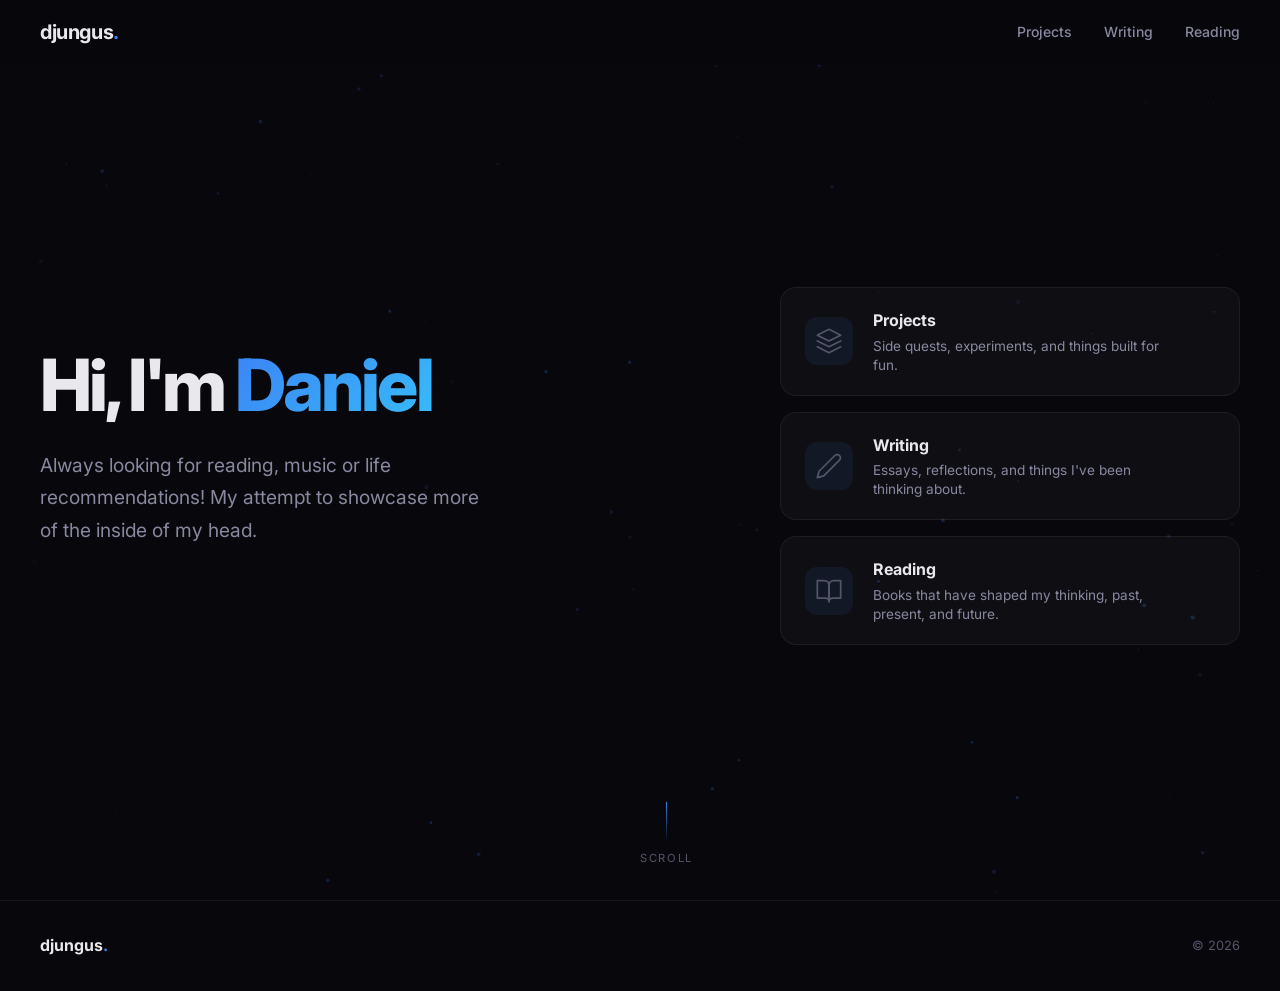
<file: index.html>
<!DOCTYPE html>
<html lang="en">
<head>
  <meta charset="UTF-8">
  <meta name="viewport" content="width=device-width, initial-scale=1.0">
  <title>Daniel | djungus</title>
  <meta name="description" content="Personal portfolio of Daniel. Projects, writing, and reading notes.">
  <link rel="preconnect" href="https://fonts.googleapis.com">
  <link rel="preconnect" href="https://fonts.gstatic.com" crossorigin>
  <link href="https://fonts.googleapis.com/css2?family=Inter:wght@300;400;500;600;700;800&family=JetBrains+Mono:wght@400;500&display=swap" rel="stylesheet">
  <link rel="stylesheet" href="style.css">
</head>
<body>
  <!-- Ambient background canvas -->
  <canvas id="bg-canvas"></canvas>

  <!-- Navigation -->
  <nav id="navbar">
    <div class="nav-inner">
      <a href="index.html" class="nav-logo">djungus<span class="logo-dot">.</span></a>
      <div class="nav-links">
        <a href="projects.html" class="nav-link">Projects</a>
        <a href="writing.html" class="nav-link">Writing</a>
        <a href="reading.html" class="nav-link">Reading</a>
      </div>
      <button id="nav-toggle" class="nav-toggle" aria-label="Toggle navigation">
        <span></span><span></span><span></span>
      </button>
    </div>
    <!-- Mobile menu -->
    <div class="mobile-menu" id="mobile-menu">
      <a href="projects.html" class="mobile-link">Projects</a>
      <a href="writing.html" class="mobile-link">Writing</a>
      <a href="reading.html" class="mobile-link">Reading</a>
    </div>
  </nav>

  <!-- Hero Section -->
  <section id="hero" class="section hero-section">
    <div class="hero-layout">
      <div class="hero-content">
        <h1 class="hero-title">
          <span class="title-line">Hi, I'm <span class="gradient-text">Daniel</span></span>
        </h1>
        <p class="hero-subtitle">
          Always looking for reading, music or life recommendations! My attempt to showcase more of the inside of my head.
        </p>
      </div>

      <!-- Navigation Cards (right side) -->
      <div class="landing-cards">
        <a href="projects.html" class="landing-card">
          <div class="landing-card-icon">
            <svg width="28" height="28" viewBox="0 0 24 24" fill="none" stroke="currentColor" stroke-width="1.5" stroke-linecap="round" stroke-linejoin="round"><path d="M12 2L2 7l10 5 10-5-10-5z"/><path d="M2 17l10 5 10-5"/><path d="M2 12l10 5 10-5"/></svg>
          </div>
          <div class="landing-card-text">
            <h3>Projects</h3>
            <p>Side quests, experiments, and things built for fun.</p>
          </div>
          <svg class="landing-card-arrow" width="16" height="16" viewBox="0 0 16 16" fill="none"><path d="M3 8h10M9 4l4 4-4 4" stroke="currentColor" stroke-width="2" stroke-linecap="round" stroke-linejoin="round"/></svg>
        </a>

        <a href="writing.html" class="landing-card">
          <div class="landing-card-icon">
            <svg width="28" height="28" viewBox="0 0 24 24" fill="none" stroke="currentColor" stroke-width="1.5" stroke-linecap="round" stroke-linejoin="round"><path d="M17 3a2.828 2.828 0 1 1 4 4L7.5 20.5 2 22l1.5-5.5L17 3z"/></svg>
          </div>
          <div class="landing-card-text">
            <h3>Writing</h3>
            <p>Essays, reflections, and things I've been thinking about.</p>
          </div>
          <svg class="landing-card-arrow" width="16" height="16" viewBox="0 0 16 16" fill="none"><path d="M3 8h10M9 4l4 4-4 4" stroke="currentColor" stroke-width="2" stroke-linecap="round" stroke-linejoin="round"/></svg>
        </a>

        <a href="reading.html" class="landing-card">
          <div class="landing-card-icon">
            <svg width="28" height="28" viewBox="0 0 24 24" fill="none" stroke="currentColor" stroke-width="1.5" stroke-linecap="round" stroke-linejoin="round"><path d="M2 3h6a4 4 0 0 1 4 4v14a3 3 0 0 0-3-3H2z"/><path d="M22 3h-6a4 4 0 0 0-4 4v14a3 3 0 0 1 3-3h7z"/></svg>
          </div>
          <div class="landing-card-text">
            <h3>Reading</h3>
            <p>Books that have shaped my thinking, past, present, and future.</p>
          </div>
          <svg class="landing-card-arrow" width="16" height="16" viewBox="0 0 16 16" fill="none"><path d="M3 8h10M9 4l4 4-4 4" stroke="currentColor" stroke-width="2" stroke-linecap="round" stroke-linejoin="round"/></svg>
        </a>
      </div>
    </div>
    <div class="scroll-indicator">
      <div class="scroll-line"></div>
      <span>Scroll</span>
    </div>
  </section>

  <!-- Footer -->
  <footer class="footer">
    <div class="footer-inner">
      <span class="footer-logo">djungus<span class="logo-dot">.</span></span>
      <span class="footer-copy">&copy; 2026</span>
    </div>
  </footer>

  <script src="script.js"></script>
</body>
</html>
</file>
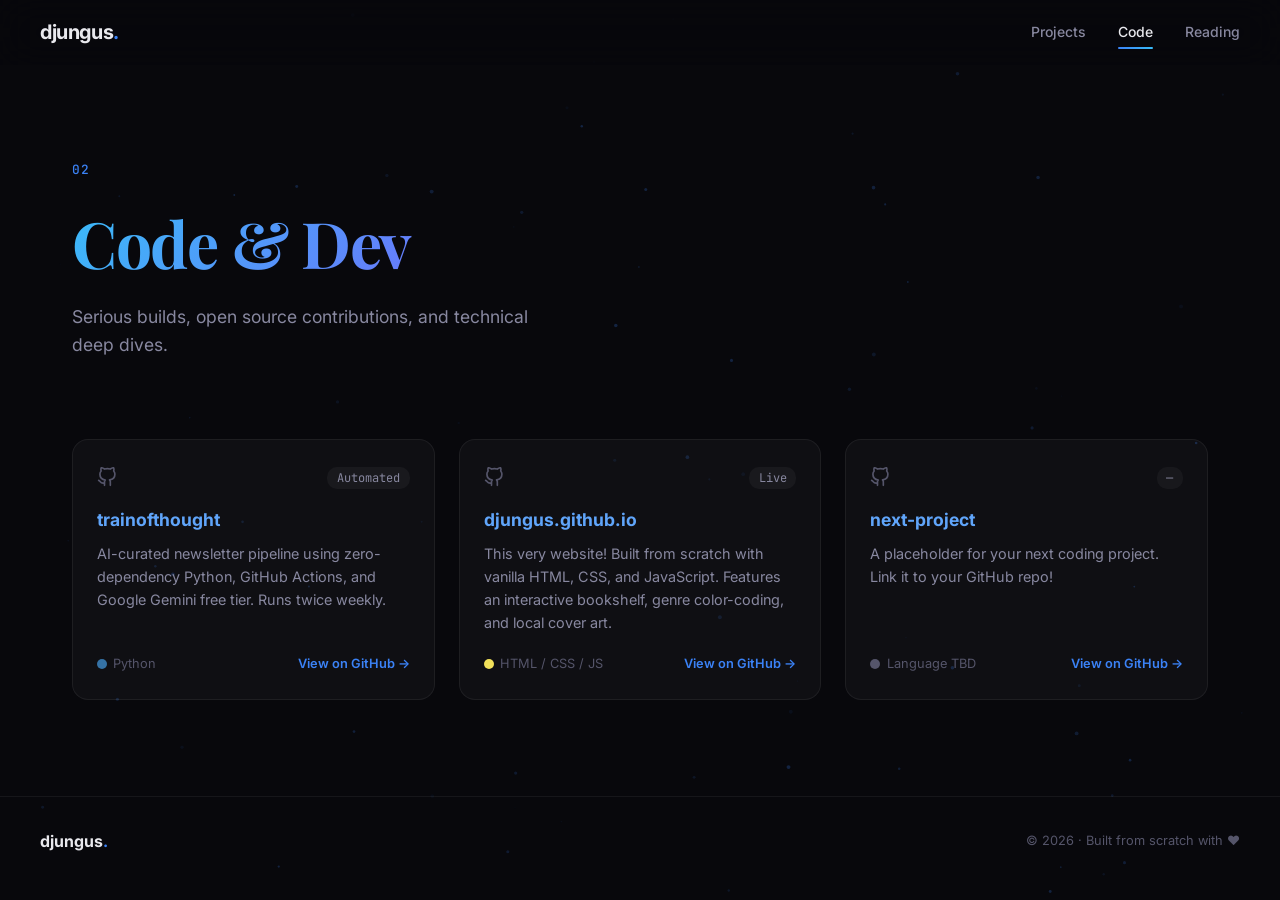
<file: code.html>
<!DOCTYPE html>
<html lang="en">
<head>
  <meta charset="UTF-8">
  <meta name="viewport" content="width=device-width, initial-scale=1.0">
  <title>Code & Dev — djungus</title>
  <meta name="description" content="Coding projects by djungus — serious builds, open source, and technical deep dives.">
  <link rel="preconnect" href="https://fonts.googleapis.com">
  <link rel="preconnect" href="https://fonts.gstatic.com" crossorigin>
  <link href="https://fonts.googleapis.com/css2?family=Inter:wght@300;400;500;600;700;800&family=JetBrains+Mono:wght@400;500&family=Playfair+Display:wght@600;700&display=swap" rel="stylesheet">
  <link rel="stylesheet" href="style.css">
  <link rel="stylesheet" href="code.css">
</head>
<body>
  <canvas id="bg-canvas"></canvas>

  <!-- Navigation -->
  <nav id="navbar">
    <div class="nav-inner">
      <a href="index.html" class="nav-logo">djungus<span class="logo-dot">.</span></a>
      <div class="nav-links">
        <a href="projects.html" class="nav-link">Projects</a>
        <a href="code.html" class="nav-link active">Code</a>
        <a href="reading.html" class="nav-link">Reading</a>
      </div>
      <button id="nav-toggle" class="nav-toggle" aria-label="Toggle navigation">
        <span></span><span></span><span></span>
      </button>
    </div>
    <div class="mobile-menu" id="mobile-menu">
      <a href="projects.html" class="mobile-link">Projects</a>
      <a href="code.html" class="mobile-link">Code</a>
      <a href="reading.html" class="mobile-link">Reading</a>
    </div>
  </nav>

  <!-- Page Header -->
  <header class="code-hero">
    <span class="section-tag">02</span>
    <h1 class="code-title">Code & Dev</h1>
    <p class="code-subtitle">Serious builds, open source contributions, and technical deep dives.</p>
  </header>

  <!-- Main Content -->
  <main class="code-main">
    <div class="code-projects">

      <!-- TrainOfThought -->
      <article class="code-card">
        <div class="code-card-header">
          <svg width="20" height="20" viewBox="0 0 24 24" fill="none" stroke="currentColor" stroke-width="2" stroke-linecap="round" stroke-linejoin="round"><path d="M9 19c-5 1.5-5-2.5-7-3m14 6v-3.87a3.37 3.37 0 0 0-.94-2.61c3.14-.35 6.44-1.54 6.44-7A5.44 5.44 0 0 0 20 4.77 5.07 5.07 0 0 0 19.91 1S18.73.65 16 2.48a13.38 13.38 0 0 0-7 0C6.27.65 5.09 1 5.09 1A5.07 5.07 0 0 0 5 4.77a5.44 5.44 0 0 0-1.5 3.78c0 5.42 3.3 6.61 6.44 7A3.37 3.37 0 0 0 9 18.13V22"/></svg>
          <div class="code-card-actions">
            <span class="lang-badge">Automated</span>
          </div>
        </div>
        <h3 class="code-card-title">trainofthought</h3>
        <p class="code-card-desc">AI-curated newsletter pipeline using zero-dependency Python, GitHub Actions, and Google Gemini free tier. Runs twice weekly.</p>
        <div class="code-card-footer">
          <div class="code-card-stats">
            <span class="code-stat">
              <span class="lang-dot" style="background: #3572A5;"></span> Python
            </span>
          </div>
          <a href="https://github.com/djungus/trainofthought" class="code-card-link" target="_blank" rel="noopener">View on GitHub →</a>
        </div>
      </article>

      <!-- djungus.github.io -->
      <article class="code-card">
        <div class="code-card-header">
          <svg width="20" height="20" viewBox="0 0 24 24" fill="none" stroke="currentColor" stroke-width="2" stroke-linecap="round" stroke-linejoin="round"><path d="M9 19c-5 1.5-5-2.5-7-3m14 6v-3.87a3.37 3.37 0 0 0-.94-2.61c3.14-.35 6.44-1.54 6.44-7A5.44 5.44 0 0 0 20 4.77 5.07 5.07 0 0 0 19.91 1S18.73.65 16 2.48a13.38 13.38 0 0 0-7 0C6.27.65 5.09 1 5.09 1A5.07 5.07 0 0 0 5 4.77a5.44 5.44 0 0 0-1.5 3.78c0 5.42 3.3 6.61 6.44 7A3.37 3.37 0 0 0 9 18.13V22"/></svg>
          <div class="code-card-actions">
            <span class="lang-badge">Live</span>
          </div>
        </div>
        <h3 class="code-card-title">djungus.github.io</h3>
        <p class="code-card-desc">This very website! Built from scratch with vanilla HTML, CSS, and JavaScript. Features an interactive bookshelf, genre color-coding, and local cover art.</p>
        <div class="code-card-footer">
          <div class="code-card-stats">
            <span class="code-stat">
              <span class="lang-dot" style="background: #f1e05a;"></span> HTML / CSS / JS
            </span>
          </div>
          <a href="https://github.com/djungus/djungus.github.io" class="code-card-link" target="_blank" rel="noopener">View on GitHub →</a>
        </div>
      </article>

      <!-- Placeholder -->
      <article class="code-card">
        <div class="code-card-header">
          <svg width="20" height="20" viewBox="0 0 24 24" fill="none" stroke="currentColor" stroke-width="2" stroke-linecap="round" stroke-linejoin="round"><path d="M9 19c-5 1.5-5-2.5-7-3m14 6v-3.87a3.37 3.37 0 0 0-.94-2.61c3.14-.35 6.44-1.54 6.44-7A5.44 5.44 0 0 0 20 4.77 5.07 5.07 0 0 0 19.91 1S18.73.65 16 2.48a13.38 13.38 0 0 0-7 0C6.27.65 5.09 1 5.09 1A5.07 5.07 0 0 0 5 4.77a5.44 5.44 0 0 0-1.5 3.78c0 5.42 3.3 6.61 6.44 7A3.37 3.37 0 0 0 9 18.13V22"/></svg>
          <div class="code-card-actions">
            <span class="lang-badge">—</span>
          </div>
        </div>
        <h3 class="code-card-title">next-project</h3>
        <p class="code-card-desc">A placeholder for your next coding project. Link it to your GitHub repo!</p>
        <div class="code-card-footer">
          <div class="code-card-stats">
            <span class="code-stat">
              <span class="lang-dot"></span> Language TBD
            </span>
          </div>
          <a href="https://github.com/djungus" class="code-card-link" target="_blank" rel="noopener">View on GitHub →</a>
        </div>
      </article>

    </div>
  </main>

  <!-- Footer -->
  <footer class="footer">
    <div class="footer-inner">
      <span class="footer-logo">djungus<span class="logo-dot">.</span></span>
      <span class="footer-copy">© 2026 · Built from scratch with ♥</span>
    </div>
  </footer>

  <script src="script.js"></script>
</body>
</html>
</file>
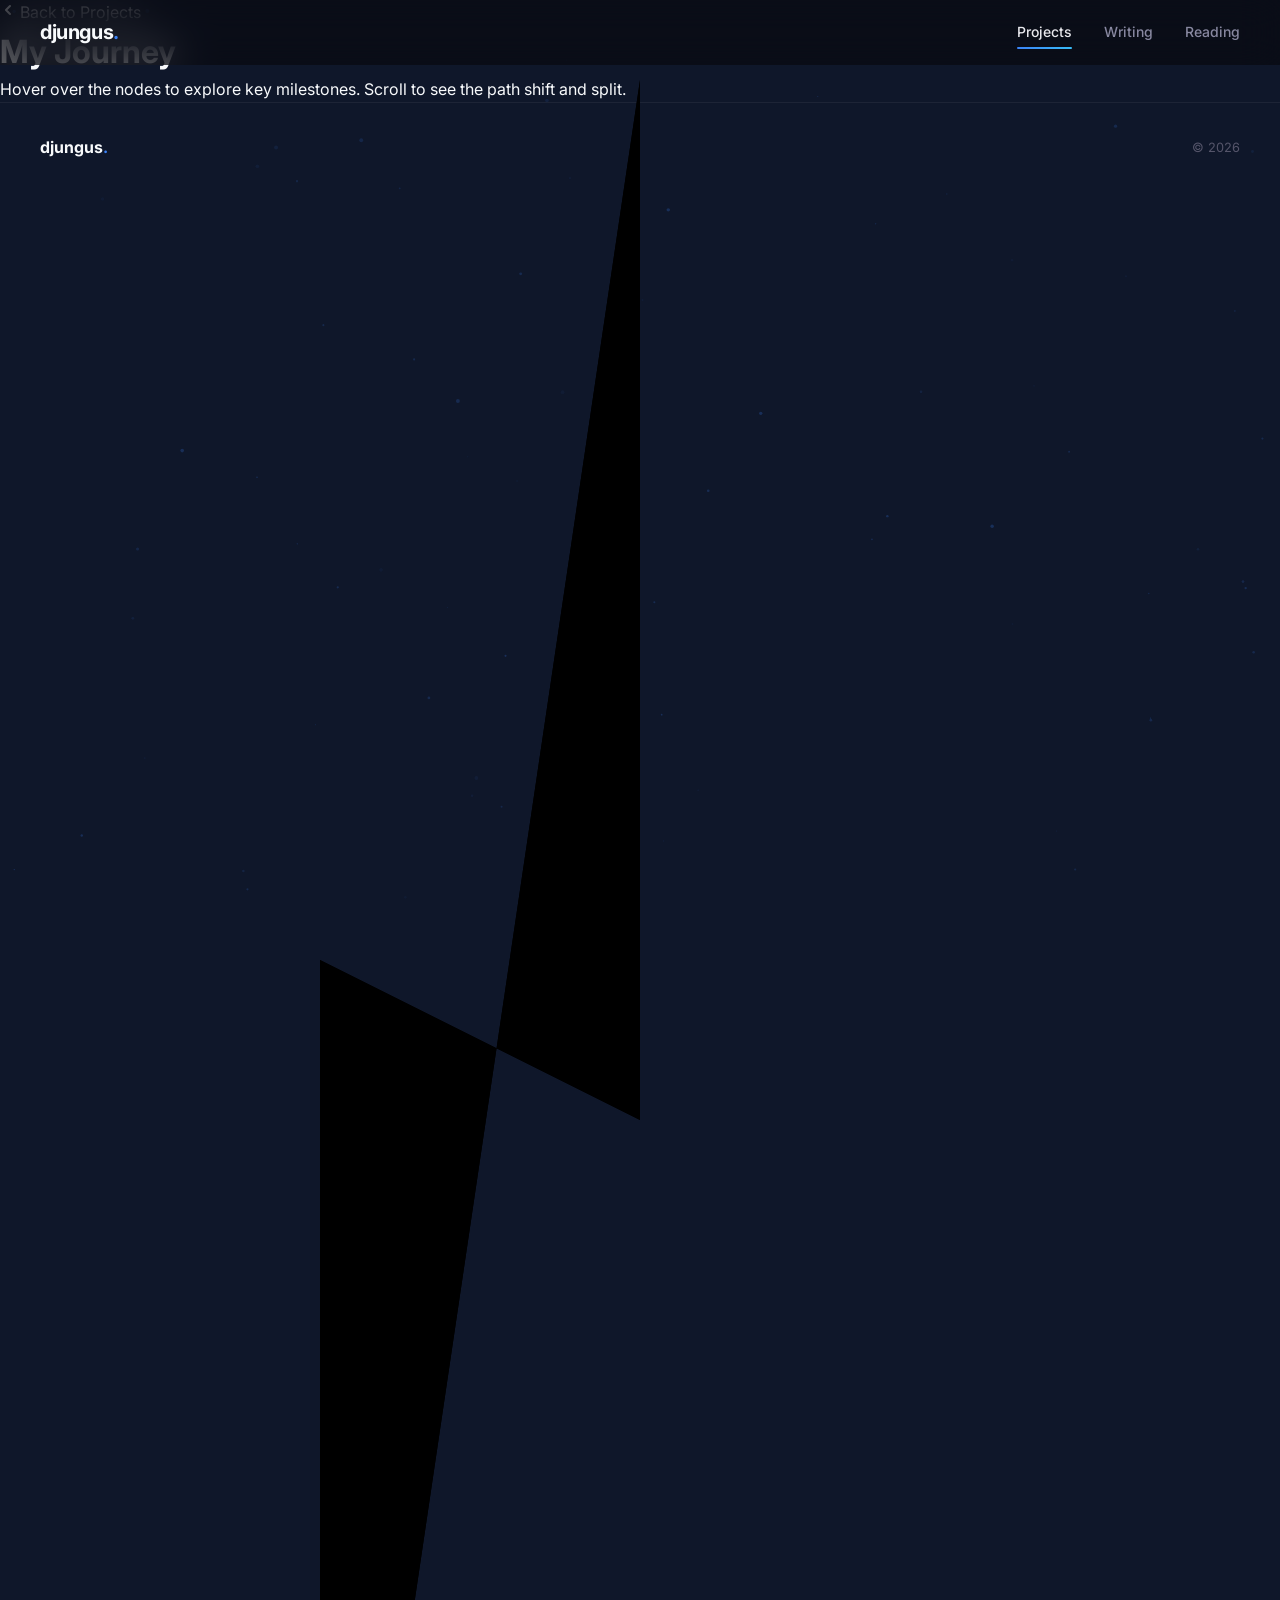
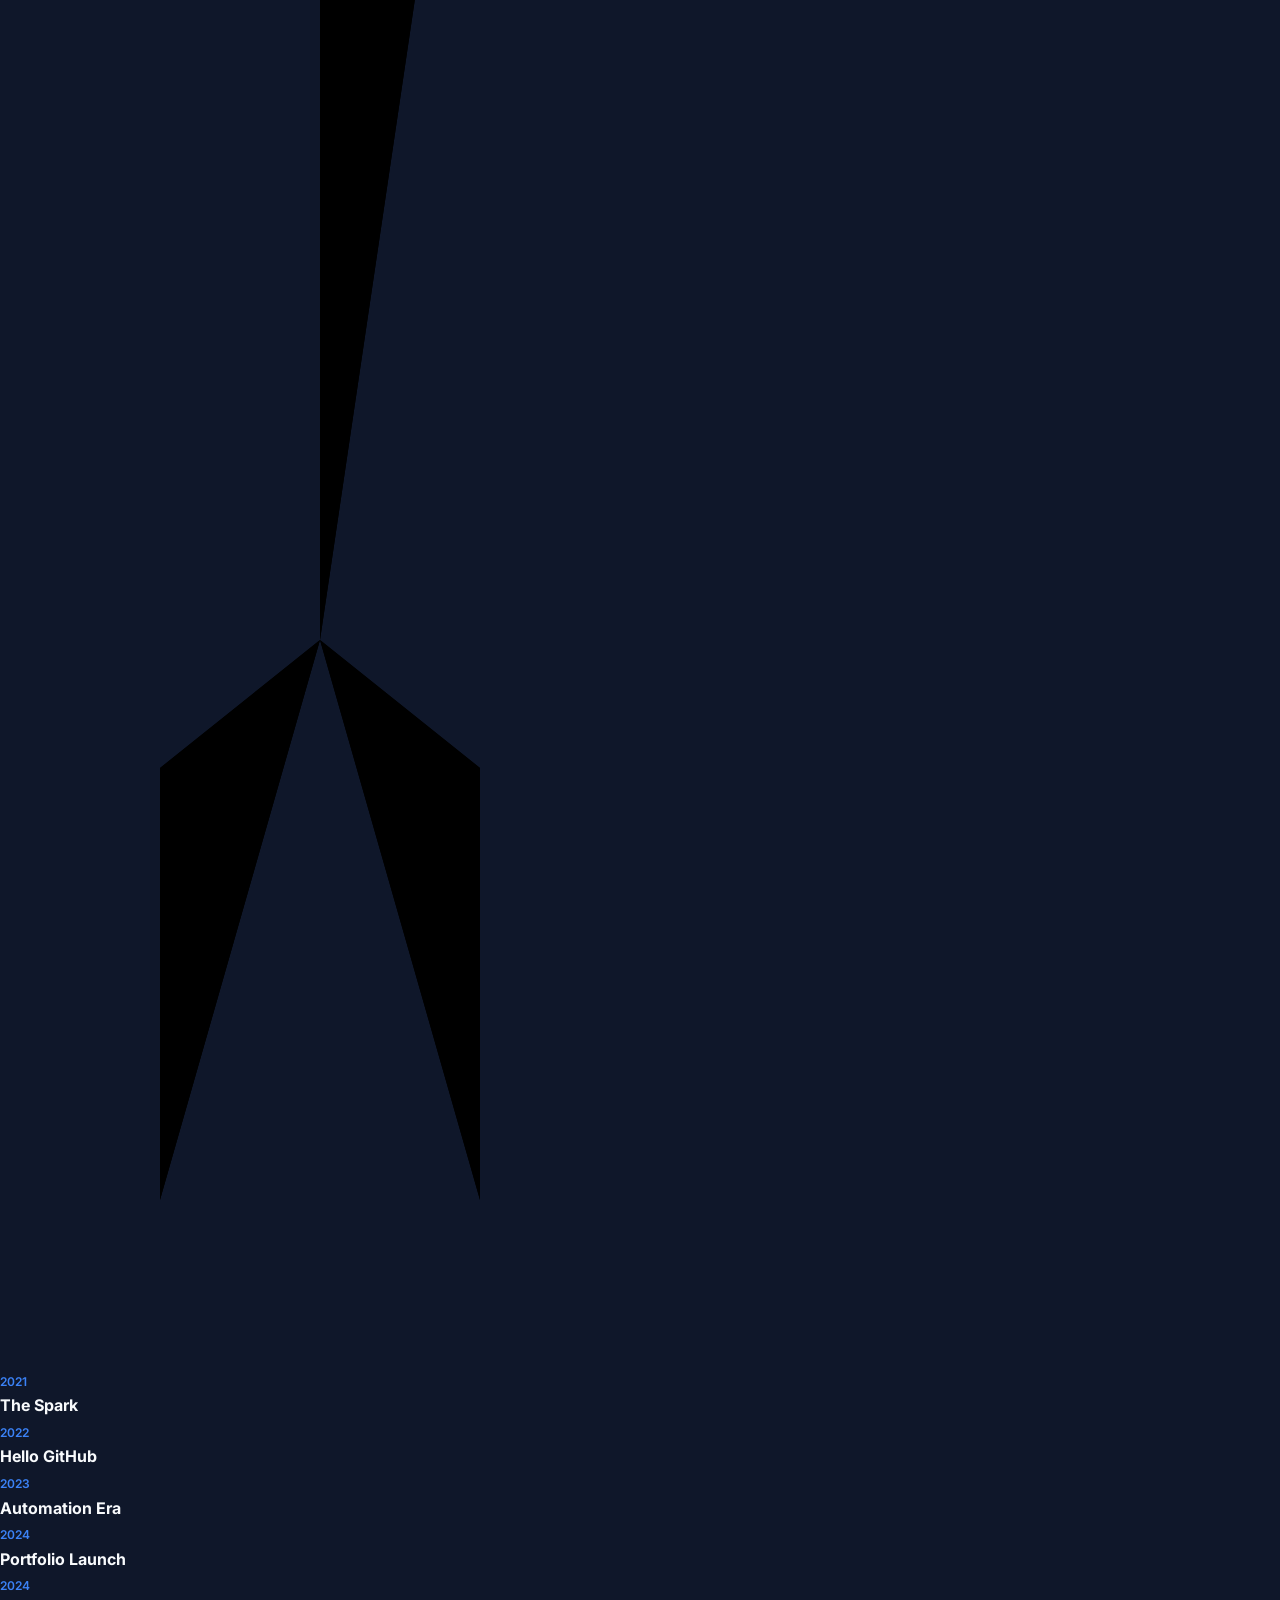
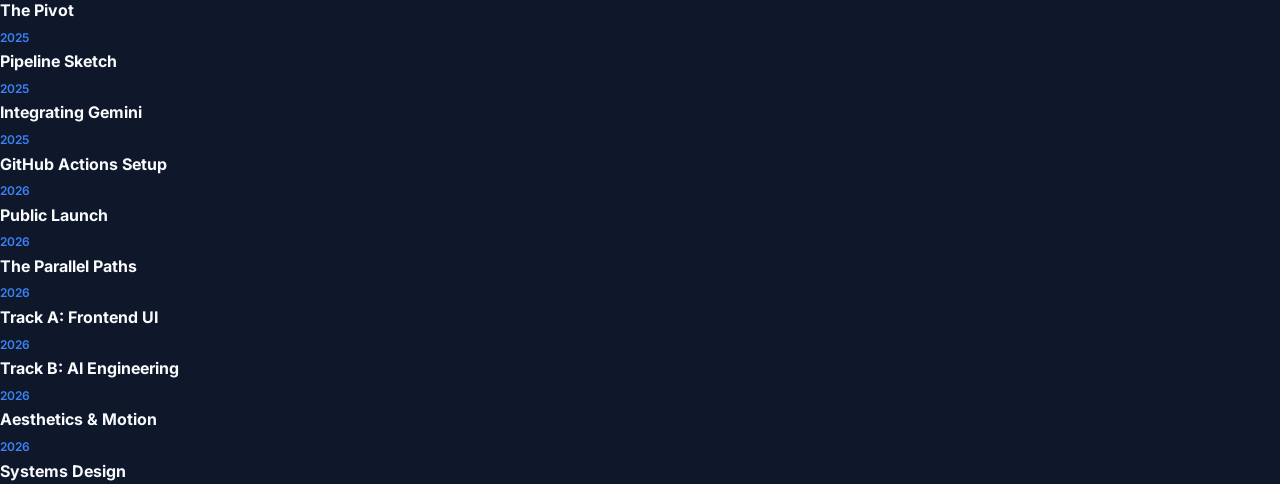
<file: my-journey.html>
<!DOCTYPE html>
<html lang="en">
<head>
  <meta charset="UTF-8">
  <meta name="viewport" content="width=device-width, initial-scale=1.0">
  <title>My Journey | djungus</title>
  <meta name="description" content="An interactive visual timeline of key milestones and pivots.">
  <link rel="preconnect" href="https://fonts.googleapis.com">
  <link rel="preconnect" href="https://fonts.gstatic.com" crossorigin>
  <link href="https://fonts.googleapis.com/css2?family=Inter:wght@300;400;500;600;700;800&family=JetBrains+Mono:wght@400;500&family=Playfair+Display:wght@600;700&display=swap" rel="stylesheet">
  <link rel="stylesheet" href="style.css">
  <link rel="stylesheet" href="timeline.css">
</head>
<body>
  <canvas id="bg-canvas"></canvas>

  <!-- Navigation -->
  <nav id="navbar">
    <div class="nav-inner">
      <a href="index.html" class="nav-logo">djungus<span class="logo-dot">.</span></a>
      <div class="nav-links">
        <a href="projects.html" class="nav-link active">Projects</a>
        <a href="writing.html" class="nav-link">Writing</a>
        <a href="reading.html" class="nav-link">Reading</a>
      </div>
      <button id="nav-toggle" class="nav-toggle" aria-label="Toggle navigation">
        <span></span><span></span><span></span>
      </button>
    </div>
    <div class="mobile-menu" id="mobile-menu">
      <a href="projects.html" class="mobile-link">Projects</a>
      <a href="writing.html" class="mobile-link">Writing</a>
      <a href="reading.html" class="mobile-link">Reading</a>
    </div>
  </nav>

  <!-- Page Header -->
  <header class="timeline-hero">
    <a href="projects.html" class="back-link">
      <svg width="16" height="16" viewBox="0 0 16 16" fill="none"><path d="M10 12L6 8l4-4" stroke="currentColor" stroke-width="2" stroke-linecap="round" stroke-linejoin="round"/></svg>
      Back to Projects
    </a>
    <h1 class="timeline-page-title">My Journey</h1>
    <p class="timeline-page-subtitle">Hover over the nodes to explore key milestones. Scroll to see the path shift and split.</p>
  </header>

  <!-- Timeline -->
  <section class="timeline-section" id="timeline-sec">
    <div class="timeline-wrapper">
      <div class="timeline-container" id="timeline-container">

        <!-- SVG Path -->
        <svg class="timeline-svg" viewBox="0 0 800 1850" xmlns="http://www.w3.org/2000/svg">
          <path class="timeline-track"
                d="M400,50 L400,700 L200,600 L200,1400
                   M200,1400 L100,1480 L100,1750
                   M200,1400 L300,1480 L300,1750" />
          <path class="timeline-progress" id="timeline-progress"
                d="M400,50 L400,700 L200,600 L200,1400
                   M200,1400 L100,1480 L100,1750
                   M200,1400 L300,1480 L300,1750" />
        </svg>

        <!-- Nodes 1-5 : centred at x=400 -->
        <div class="timeline-node" style="left:400px;top:100px" data-side="right">
          <div class="node-dot"></div>
          <div class="node-blurb"><span class="node-year">2021</span><h4>The Spark</h4><p></p></div>
        </div>

        <div class="timeline-node" style="left:400px;top:250px" data-side="left">
          <div class="node-dot"></div>
          <div class="node-blurb"><span class="node-year">2022</span><h4>Hello GitHub</h4><p></p></div>
        </div>

        <div class="timeline-node" style="left:400px;top:400px" data-side="right">
          <div class="node-dot"></div>
          <div class="node-blurb"><span class="node-year">2023</span><h4>Automation Era</h4><p></p></div>
        </div>

        <div class="timeline-node" style="left:400px;top:550px" data-side="left">
          <div class="node-dot"></div>
          <div class="node-blurb"><span class="node-year">2024</span><h4>Portfolio Launch</h4><p></p></div>
        </div>

        <div class="timeline-node" style="left:400px;top:700px" data-side="right">
          <div class="node-dot"></div>
          <div class="node-blurb"><span class="node-year">2024</span><h4>The Pivot</h4><p></p></div>
        </div>

        <!-- Nodes 6-10 : shifted to x=200 after diagonal -->
        <div class="timeline-node" style="left:200px;top:800px" data-side="left">
          <div class="node-dot"></div>
          <div class="node-blurb"><span class="node-year">2025</span><h4>Pipeline Sketch</h4><p></p></div>
        </div>

        <div class="timeline-node" style="left:200px;top:950px" data-side="right">
          <div class="node-dot"></div>
          <div class="node-blurb"><span class="node-year">2025</span><h4>Integrating Gemini</h4><p></p></div>
        </div>

        <div class="timeline-node" style="left:200px;top:1100px" data-side="left">
          <div class="node-dot"></div>
          <div class="node-blurb"><span class="node-year">2025</span><h4>GitHub Actions Setup</h4><p></p></div>
        </div>

        <div class="timeline-node" style="left:200px;top:1250px" data-side="right">
          <div class="node-dot"></div>
          <div class="node-blurb"><span class="node-year">2026</span><h4>Public Launch</h4><p></p></div>
        </div>

        <div class="timeline-node" style="left:200px;top:1400px" data-side="left">
          <div class="node-dot"></div>
          <div class="node-blurb"><span class="node-year">2026</span><h4>The Parallel Paths</h4><p></p></div>
        </div>

        <!-- Parallel tracks after node 10 -->
        <div class="timeline-node" style="left:100px;top:1550px" data-side="left">
          <div class="node-dot"></div>
          <div class="node-blurb"><span class="node-year">2026</span><h4>Track A: Frontend UI</h4><p></p></div>
        </div>

        <div class="timeline-node" style="left:300px;top:1550px" data-side="right">
          <div class="node-dot"></div>
          <div class="node-blurb"><span class="node-year">2026</span><h4>Track B: AI Engineering</h4><p></p></div>
        </div>

        <div class="timeline-node" style="left:100px;top:1700px" data-side="left">
          <div class="node-dot"></div>
          <div class="node-blurb"><span class="node-year">2026</span><h4>Aesthetics &amp; Motion</h4><p></p></div>
        </div>

        <div class="timeline-node" style="left:300px;top:1700px" data-side="right">
          <div class="node-dot"></div>
          <div class="node-blurb"><span class="node-year">2026</span><h4>Systems Design</h4><p></p></div>
        </div>

      </div>
    </div>
  </section>

  <!-- Footer -->
  <footer class="footer">
    <div class="footer-inner">
      <span class="footer-logo">djungus<span class="logo-dot">.</span></span>
      <span class="footer-copy">&copy; 2026</span>
    </div>
  </footer>

  <script src="script.js"></script>
  <script src="timeline.js"></script>
</body>
</html>
</file>
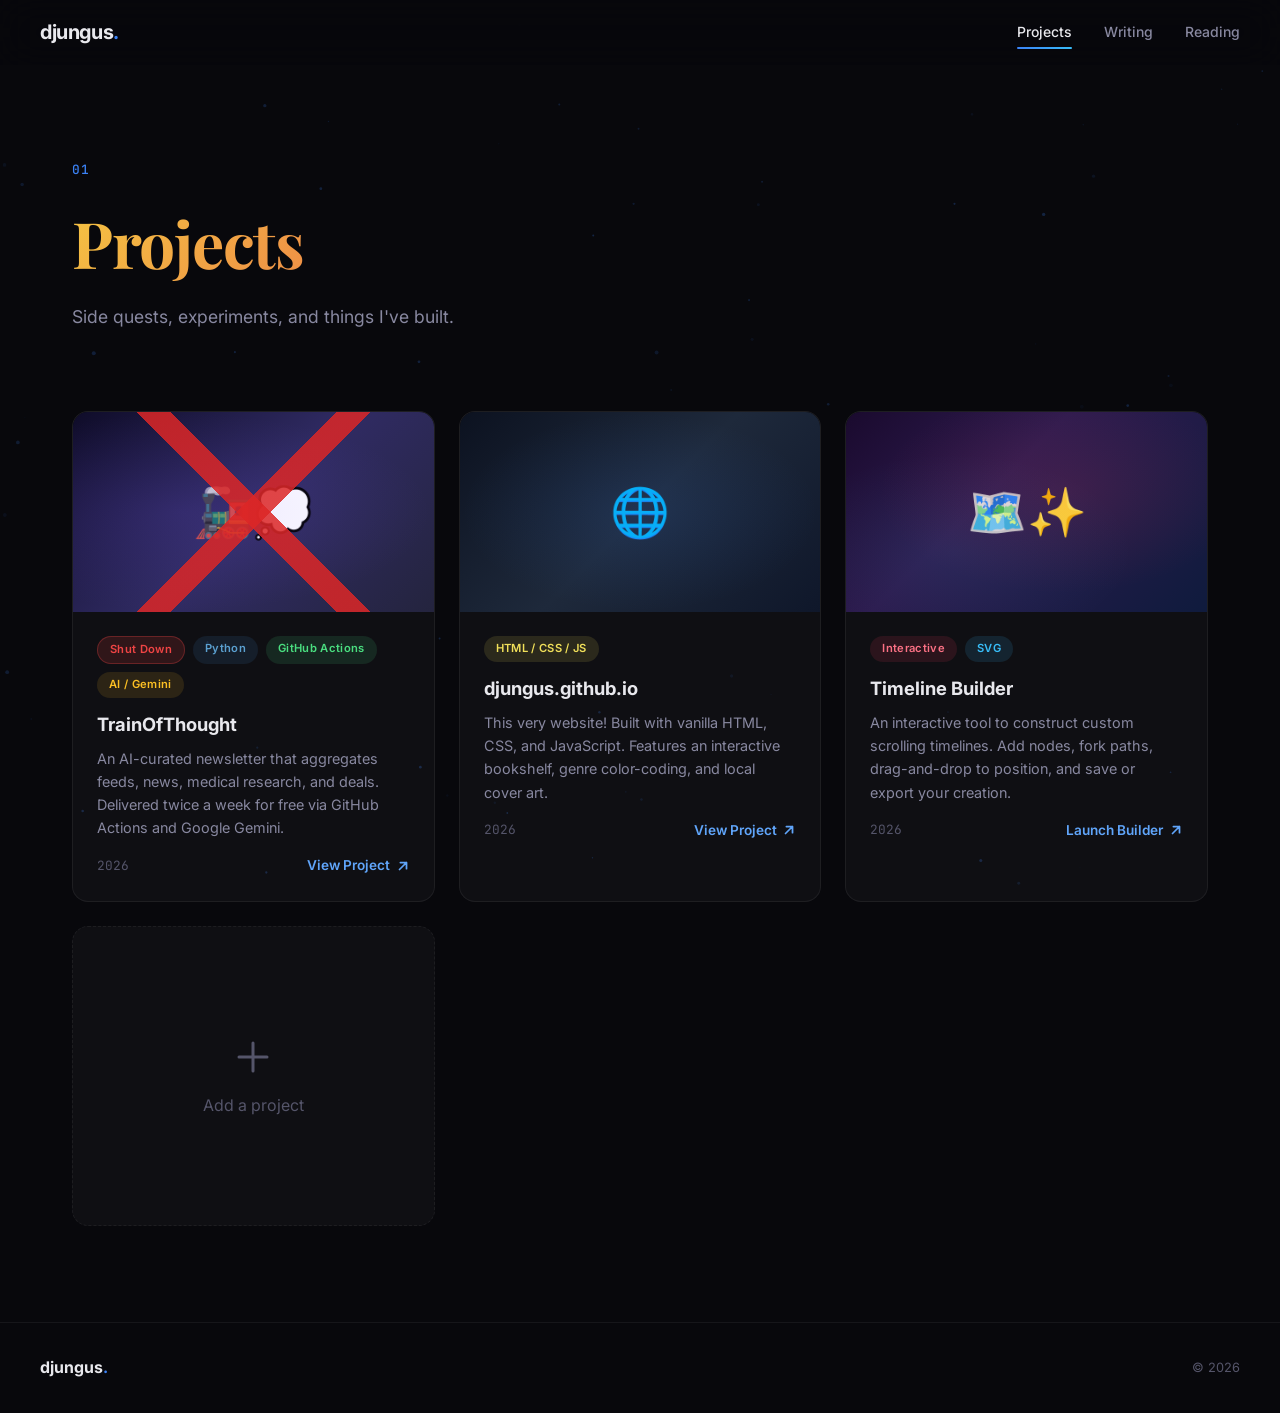
<file: projects.html>
<!DOCTYPE html>
<html lang="en">
<head>
  <meta charset="UTF-8">
  <meta name="viewport" content="width=device-width, initial-scale=1.0">
  <title>Projects | djungus</title>
  <meta name="description" content="Personal projects by Daniel. Side quests, experiments, and code.">
  <link rel="preconnect" href="https://fonts.googleapis.com">
  <link rel="preconnect" href="https://fonts.gstatic.com" crossorigin>
  <link href="https://fonts.googleapis.com/css2?family=Inter:wght@300;400;500;600;700;800&family=JetBrains+Mono:wght@400;500&family=Playfair+Display:wght@600;700&display=swap" rel="stylesheet">
  <link rel="stylesheet" href="style.css">
  <link rel="stylesheet" href="projects.css">
</head>
<body>
  <canvas id="bg-canvas"></canvas>

  <!-- Navigation -->
  <nav id="navbar">
    <div class="nav-inner">
      <a href="index.html" class="nav-logo">djungus<span class="logo-dot">.</span></a>
      <div class="nav-links">
        <a href="projects.html" class="nav-link active">Projects</a>
        <a href="writing.html" class="nav-link">Writing</a>
        <a href="reading.html" class="nav-link">Reading</a>
      </div>
      <button id="nav-toggle" class="nav-toggle" aria-label="Toggle navigation">
        <span></span><span></span><span></span>
      </button>
    </div>
    <div class="mobile-menu" id="mobile-menu">
      <a href="projects.html" class="mobile-link">Projects</a>
      <a href="writing.html" class="mobile-link">Writing</a>
      <a href="reading.html" class="mobile-link">Reading</a>
    </div>
  </nav>

  <!-- Page Header -->
  <header class="projects-hero">
    <span class="section-tag">01</span>
    <h1 class="projects-title">Projects</h1>
    <p class="projects-subtitle">Side quests, experiments, and things I've built.</p>
  </header>

  <!-- Main Content -->
  <main class="projects-main">
    <div class="projects-grid">

      <!-- TrainOfThought Card -->
      <article class="project-card" data-tilt>
        <div class="card-image">
          <div class="card-image-featured">
            <div class="tape-x"></div>
          </div>
        </div>
        <div class="card-content">
          <div class="card-tags">
            <span class="tag tag-shutdown">Shut Down</span>
            <span class="tag tag-python">Python</span>
            <span class="tag tag-actions">GitHub Actions</span>
            <span class="tag tag-ai">AI / Gemini</span>
          </div>
          <h3 class="card-title">TrainOfThought</h3>
          <p class="card-description">An AI-curated newsletter that aggregates feeds, news, medical research, and deals. Delivered twice a week for free via GitHub Actions and Google Gemini.</p>
          <div class="card-footer">
            <span class="card-date">2026</span>
            <a href="https://github.com/djungus/trainofthought" class="card-link" target="_blank" rel="noopener">
              View Project
              <svg width="14" height="14" viewBox="0 0 16 16" fill="none"><path d="M4 12L12 4M12 4H5M12 4v7" stroke="currentColor" stroke-width="2" stroke-linecap="round" stroke-linejoin="round"/></svg>
            </a>
          </div>
        </div>
      </article>

      <!-- djungus.github.io Card -->
      <article class="project-card" data-tilt>
        <div class="card-image">
          <div class="card-image-site"></div>
        </div>
        <div class="card-content">
          <div class="card-tags">
            <span class="tag tag-html">HTML / CSS / JS</span>
          </div>
          <h3 class="card-title">djungus.github.io</h3>
          <p class="card-description">This very website! Built with vanilla HTML, CSS, and JavaScript. Features an interactive bookshelf, genre color-coding, and local cover art.</p>
          <div class="card-footer">
            <span class="card-date">2026</span>
            <a href="https://github.com/djungus/djungus.github.io" class="card-link" target="_blank" rel="noopener">
              View Project
              <svg width="14" height="14" viewBox="0 0 16 16" fill="none"><path d="M4 12L12 4M12 4H5M12 4v7" stroke="currentColor" stroke-width="2" stroke-linecap="round" stroke-linejoin="round"/></svg>
            </a>
          </div>
        </div>
      </article>

      <!-- My Journey Card -->
      <article class="project-card" data-tilt>
        <div class="card-image">
          <div class="card-image-journey"></div>
        </div>
        <div class="card-content">
          <div class="card-tags">
            <span class="tag tag-interactive">Interactive</span>
            <span class="tag tag-svg">SVG</span>
          </div>
          <h3 class="card-title">Timeline Builder</h3>
          <p class="card-description">An interactive tool to construct custom scrolling timelines. Add nodes, fork paths, drag-and-drop to position, and save or export your creation.</p>
          <div class="card-footer">
            <span class="card-date">2026</span>
            <a href="timeline.html" class="card-link">
              Launch Builder
              <svg width="14" height="14" viewBox="0 0 16 16" fill="none"><path d="M4 12L12 4M12 4H5M12 4v7" stroke="currentColor" stroke-width="2" stroke-linecap="round" stroke-linejoin="round"/></svg>
            </a>
          </div>
        </div>
      </article>

      <!-- Add More Card -->
      <article class="project-card add-card">
        <div class="add-card-inner">
          <svg width="48" height="48" viewBox="0 0 24 24" fill="none" stroke="currentColor" stroke-width="1.5" stroke-linecap="round" stroke-linejoin="round"><line x1="12" y1="5" x2="12" y2="19"/><line x1="5" y1="12" x2="19" y2="12"/></svg>
          <span>Add a project</span>
        </div>
      </article>

    </div>
  </main>

  <!-- Footer -->
  <footer class="footer">
    <div class="footer-inner">
      <span class="footer-logo">djungus<span class="logo-dot">.</span></span>
      <span class="footer-copy">&copy; 2026</span>
    </div>
  </footer>

  <script src="script.js"></script>
</body>
</html>
</file>
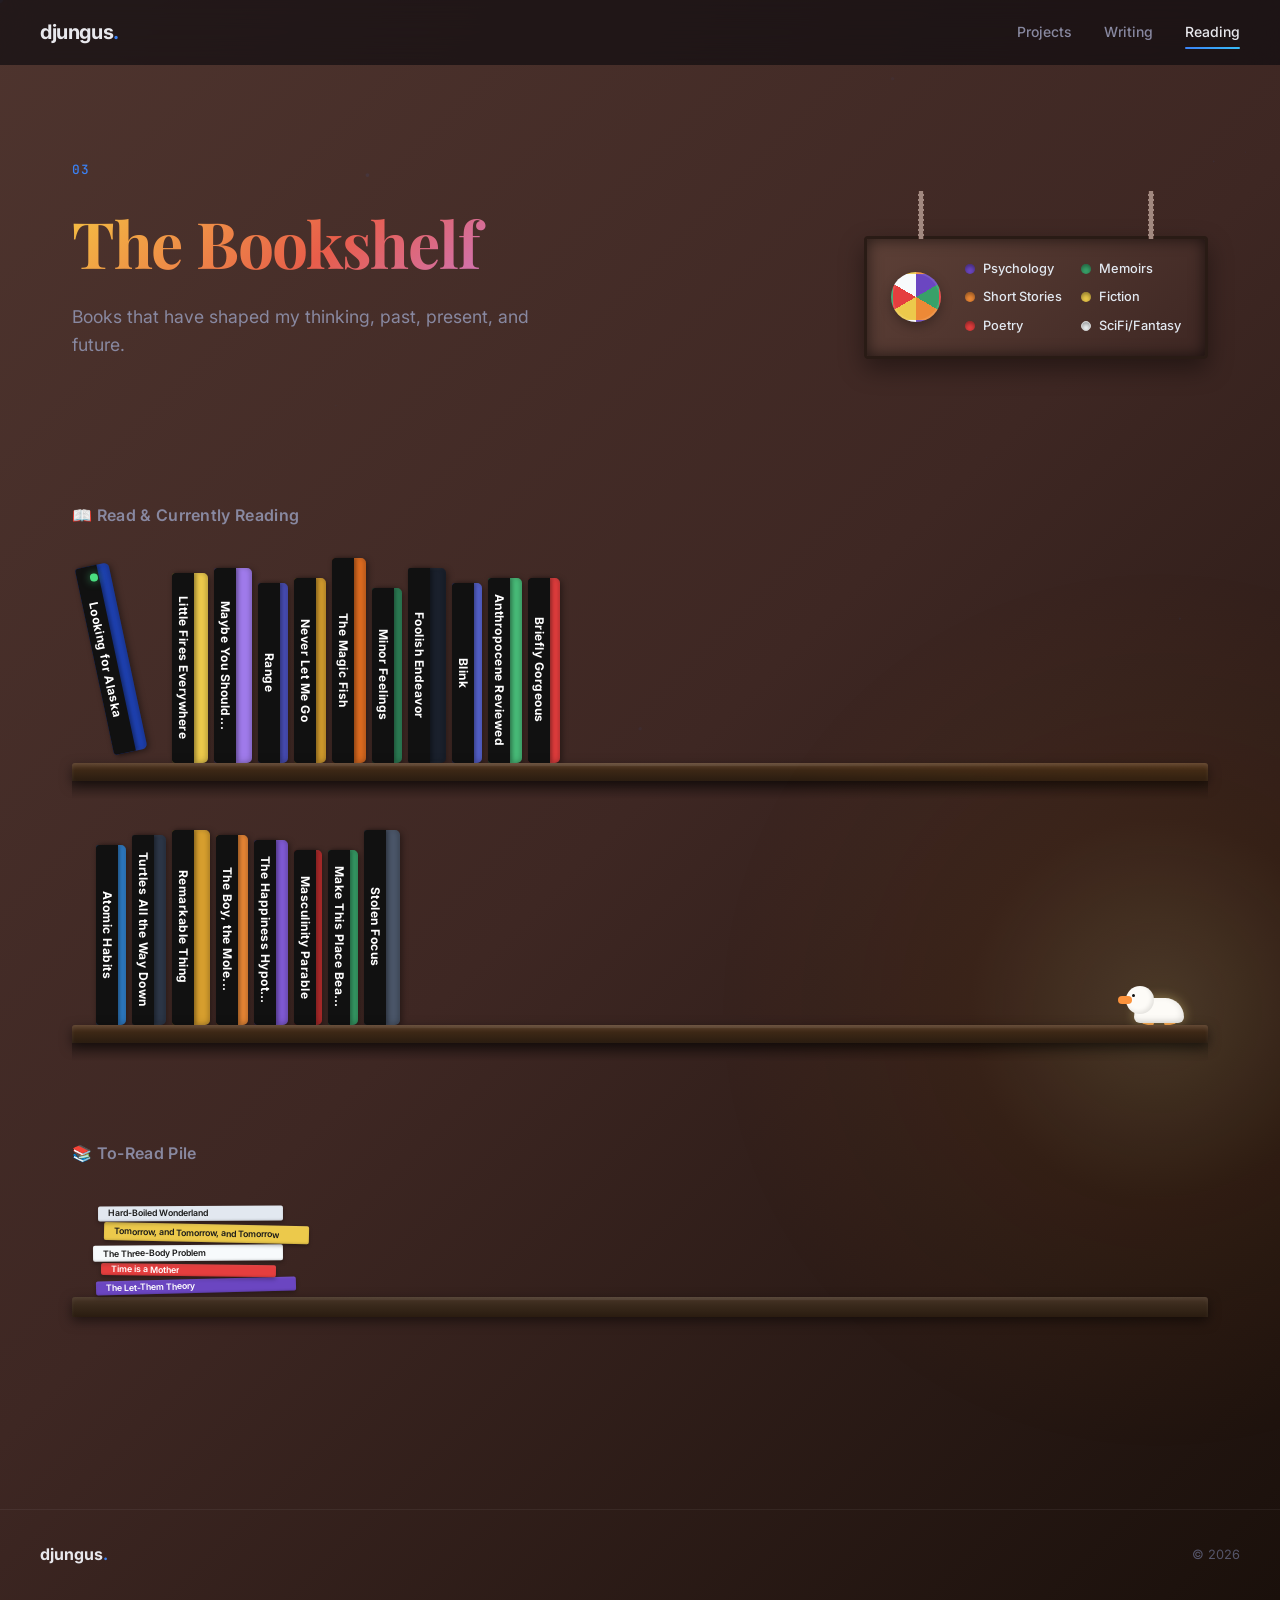
<file: reading.html>
<!DOCTYPE html>
<html lang="en">
<head>
  <meta charset="UTF-8">
  <meta name="viewport" content="width=device-width, initial-scale=1.0">
  <title>Reading | djungus</title>
  <meta name="description" content="My digital bookshelf, what I'm currently reading, and what's on deck.">
  <link rel="preconnect" href="https://fonts.googleapis.com">
  <link rel="preconnect" href="https://fonts.gstatic.com" crossorigin>
  <link href="https://fonts.googleapis.com/css2?family=Inter:wght@300;400;500;600;700;800&family=JetBrains+Mono:wght@400;500&family=Playfair+Display:wght@600;700&display=swap" rel="stylesheet">
  <link rel="stylesheet" href="style.css">
  <link rel="stylesheet" href="reading.css?v=4">
</head>
<body class="reading-page">
  <canvas id="bg-canvas"></canvas>

  <!-- Navigation -->
  <nav id="navbar" class="scrolled">
    <div class="nav-inner">
      <a href="index.html" class="nav-logo">djungus<span class="logo-dot">.</span></a>
      <div class="nav-links">
        <a href="projects.html" class="nav-link">Projects</a>
        <a href="writing.html" class="nav-link">Writing</a>
        <a href="reading.html" class="nav-link active">Reading</a>
      </div>
      <button id="nav-toggle" class="nav-toggle" aria-label="Toggle navigation">
        <span></span><span></span><span></span>
      </button>
    </div>
    <div class="mobile-menu" id="mobile-menu">
      <a href="projects.html" class="mobile-link">Projects</a>
      <a href="writing.html" class="mobile-link">Writing</a>
      <a href="reading.html" class="mobile-link">Reading</a>
    </div>
  </nav>

  <!-- Page Header -->
  <header class="reading-hero">
    <div class="hero-content">
      <span class="section-tag">03</span>
      <h1 class="reading-title">The Bookshelf</h1>
      <p class="reading-subtitle">Books that have shaped my thinking, past, present, and future.</p>
    </div>
    
    <div class="legend-wheel-container">
      <div class="color-wheel"></div>
      <div class="wheel-legend">
        <div class="legend-item"><span class="color-dot psych"></span> Psychology</div>
        <div class="legend-item"><span class="color-dot memoirs"></span> Memoirs</div>
        <div class="legend-item"><span class="color-dot stories"></span> Short Stories</div>
        <div class="legend-item"><span class="color-dot fiction"></span> Fiction</div>
        <div class="legend-item"><span class="color-dot poetry"></span> Poetry</div>
        <div class="legend-item"><span class="color-dot scifi"></span> SciFi/Fantasy</div>
      </div>
    </div>
  </header>

  <!-- Main Content -->
  <main class="reading-main">
    <div class="room-scene">

      <!-- ===== BOOKSHELF ===== -->
      <div class="bookshelf">
        <h2 class="area-label">📖 Read & Currently Reading</h2>

        <!-- Shelf 1 -->
        <div class="shelf">
          <div class="shelf-books">

            <!-- Currently reading: Looking for Alaska (leaning) -->
            <div class="book leaning current-book" data-title="Looking for Alaska" data-author="John Green" data-status="reading" data-genre="Fiction" data-rating="" data-notes="Miles is a little too horny" style="--book-color: #1e40af; --book-height: 190px; --book-width: 34px; --text-color: #fff;">
              <div class="book-spine">
                <span class="spine-title">Looking for Alaska</span>
                <span class="spine-author">Green</span>
              </div>
              <div class="book-status-dot"></div>
            </div>

            <!-- Finished books -->
            <div class="book" data-title="Little Fires Everywhere" data-author="Celeste Ng" data-status="finished" data-genre="Fiction" data-rating="★★★⯨" data-notes="May 26 - Got me through finals week :D I thought it was a little heavy handed with some of the themes, but they pulled off the 'reveal the ending early' trope very well while still getting me to care. I really felt for Moody when he found Pearl's notebook and the circle tightening around Lexie/Pearl/Izzy as the abortion situation was exposed." style="--book-color: #ecc94b; --book-height: 190px; --book-width: 36px; --text-color: #1a1a1a;">
              <div class="book-spine">
                <span class="spine-title">Little Fires Everywhere</span>
                <span class="spine-author">Celeste Ng</span>
              </div>
            </div>

            <div class="book" data-title="Maybe You Should Talk to Someone" data-author="Lori Gottlieb" data-status="finished" data-genre="Memoir" data-rating="★★★★⯨" data-notes="7/3/26 - " style="--book-color: #9f7aea; --book-height: 195px; --book-width: 38px; --text-color: #fff;">
              <div class="book-spine">
                <span class="spine-title">Maybe You Should...</span>
                <span class="spine-author">Gottlieb</span>
              </div>
            </div>

            <div class="book" data-title="Range" data-author="David Epstein" data-status="finished" data-genre="Psychology" data-rating="★★★" data-notes="4/12/26 - " style="--book-color: #4c51bf; --book-height: 180px; --book-width: 30px; --text-color: #fff;">
              <div class="book-spine">
                <span class="spine-title">Range</span>
                <span class="spine-author">Epstein</span>
              </div>
            </div>

            <div class="book" data-title="Never Let Me Go" data-author="Kazuo Ishiguro" data-status="finished" data-genre="Fiction" data-rating="★★★" data-notes="5/24/25 - " style="--book-color: #d69e2e; --book-height: 185px; --book-width: 32px; --text-color: #1a1a1a;">
              <div class="book-spine">
                <span class="spine-title">Never Let Me Go</span>
                <span class="spine-author">Ishiguro</span>
              </div>
            </div>
            
            <div class="book" data-title="The Magic Fish" data-author="Trung Le Nguyen" data-status="finished" data-genre="Fiction" data-rating="★★★★★" data-notes="Summer 24 - " style="--book-color: #dd6b20; --book-height: 205px; --book-width: 34px; --text-color: #fff;">
              <div class="book-spine">
                <span class="spine-title">The Magic Fish</span>
                <span class="spine-author">Nguyen</span>
              </div>
            </div>

            <div class="book" data-title="Minor Feelings" data-author="Cathy Park Hong" data-status="finished" data-genre="Memoir" data-rating="★★★★" data-notes="12/28/24 - " style="--book-color: #2f855a; --book-height: 175px; --book-width: 30px; --text-color: #fff;">
              <div class="book-spine">
                <span class="spine-title">Minor Feelings</span>
                <span class="spine-author">Hong</span>
              </div>
            </div>

            <div class="book" data-title="A Beautifully Foolish Endeavor" data-author="Hank Green" data-status="finished" data-genre="SciFi/Fantasy" data-rating="★★★" data-notes="Spring 25 - " style="--book-color: #1a202c; --book-height: 195px; --book-width: 38px; --text-color: #f0f0f0;">
              <div class="book-spine">
                <span class="spine-title">Foolish Endeavor</span>
                <span class="spine-author">Green</span>
              </div>
            </div>

            <div class="book" data-title="Blink" data-author="Malcolm Gladwell" data-status="finished" data-genre="Psychology" data-rating="★★★" data-notes="1/8/25 - " style="--book-color: #5a67d8; --book-height: 180px; --book-width: 30px; --text-color: #fff;">
              <div class="book-spine">
                <span class="spine-title">Blink</span>
                <span class="spine-author">Gladwell</span>
              </div>
            </div>

            <div class="book" data-title="The Anthropocene Reviewed" data-author="John Green" data-status="finished" data-genre="Memoir" data-rating="★★★★★" data-notes="Fall 24 - " style="--book-color: #48bb78; --book-height: 185px; --book-width: 34px; --text-color: #1a1a1a;">
              <div class="book-spine">
                <span class="spine-title">Anthropocene Reviewed</span>
                <span class="spine-author">Green</span>
              </div>
            </div>

            <div class="book" data-title="On Earth We're Briefly Gorgeous" data-author="Ocean Vuong" data-status="finished" data-genre="Fiction" data-rating="★★★★★" data-notes="Summer 24 - " style="--book-color: #e53e3e; --book-height: 185px; --book-width: 32px; --text-color: #fff;">
              <div class="book-spine">
                <span class="spine-title">Briefly Gorgeous</span>
                <span class="spine-author">Vuong</span>
              </div>
            </div>

          </div>
          <div class="shelf-board"></div>
          <div class="shelf-shadow"></div>
        </div>

        <!-- Shelf 2 -->
        <div class="shelf">
          <div class="shelf-books">

            <div class="book" data-title="Atomic Habits" data-author="James Clear" data-status="finished" data-genre="Psychology" data-rating="★★★" data-notes="1/12/25 - Most of the book's advice was straightforward, but just because something's clear doesn't mean it's easy. I really liked the concept of voting for your future self, making choices until there's no difference to an outside observer. Fit well into previous topics of imposter syndrome and values vs behaviorism" style="--book-color: #3182ce; --book-height: 180px; --book-width: 30px; --text-color: #fff;">
              <div class="book-spine">
                <span class="spine-title">Atomic Habits</span>
                <span class="spine-author">Clear</span>
              </div>
            </div>

            <div class="book" data-title="Turtles All the Way Down" data-author="John Green" data-status="finished" data-genre="Fiction" data-rating="★★★★" data-notes="5/30/25 - " style="--book-color: #2d3748; --book-height: 190px; --book-width: 34px; --text-color: #fff;">
              <div class="book-spine">
                <span class="spine-title">Turtles All the Way Down</span>
                <span class="spine-author">Green</span>
              </div>
            </div>

            <div class="book" data-title="An Absolutely Remarkable Thing" data-author="Hank Green" data-status="finished" data-genre="SciFi/Fantasy" data-rating="★★★" data-notes="Summer 24 - " style="--book-color: #d69e2e; --book-height: 195px; --book-width: 38px; --text-color: #1a1a1a;">
              <div class="book-spine">
                <span class="spine-title">Remarkable Thing</span>
                <span class="spine-author">Green</span>
              </div>
            </div>

            <div class="book" data-title="The Boy, the Mole, the Fox and the Horse" data-author="Charlie Mackesy" data-status="finished" data-genre="Fiction" data-rating="★★★⯨" data-notes="May 26 - " style="--book-color: #ed8936; --book-height: 190px; --book-width: 32px; --text-color: #1a1a1a;">
              <div class="book-spine">
                <span class="spine-title">The Boy, the Mole...</span>
                <span class="spine-author">Mackesy</span>
              </div>
            </div>

            <div class="book" data-title="The Happiness Hypothesis" data-author="Jonathan Haidt" data-status="finished" data-genre="Psychology" data-rating="★★★★" data-notes="Summer 24 - " style="--book-color: #805ad5; --book-height: 185px; --book-width: 34px; --text-color: #fff;">
              <div class="book-spine">
                <span class="spine-title">The Happiness Hypothesis</span>
                <span class="spine-author">Haidt</span>
              </div>
            </div>

            <div class="book" data-title="Masculinity Parable" data-author="Myles Taylor" data-status="finished" data-genre="Poetry" data-rating="★★★★" data-notes="Summer 25 - " style="--book-color: #c53030; --book-height: 175px; --book-width: 28px; --text-color: #fff;">
              <div class="book-spine">
                <span class="spine-title">Masculinity Parable</span>
                <span class="spine-author">Taylor</span>
              </div>
            </div>

            <div class="book" data-title="You Could Make This Place Beautiful" data-author="Maggie Smith" data-status="finished" data-genre="Poetry" data-rating="★★★★⯨" data-notes="Summer 24 - " style="--book-color: #38a169; --book-height: 175px; --book-width: 30px; --text-color: #fff;">
              <div class="book-spine">
                <span class="spine-title">Make This Place Beautiful</span>
                <span class="spine-author">Smith</span>
              </div>
            </div>

            <div class="book" data-title="Stolen Focus" data-author="Johann Hari" data-status="finished" data-genre="Psychology" data-rating="★★★★★" data-notes="Summer 24 - " style="--book-color: #4a5568; --book-height: 195px; --book-width: 36px; --text-color: #fff;">
              <div class="book-spine">
                <span class="spine-title">Stolen Focus</span>
                <span class="spine-author">Hari</span>
              </div>
            </div>

            <!-- Benson the Duck Lamp -->
            <div class="duck-lamp">
              <div class="duck-body">
                <div class="duck-head">
                  <div class="duck-eye"></div>
                  <div class="duck-beak"></div>
                </div>
                <div class="duck-foot left"></div>
                <div class="duck-foot right"></div>
              </div>
              <div class="duck-glow"></div>
            </div>

          </div>
          <div class="shelf-board"></div>
          <div class="shelf-shadow"></div>
        </div>
      </div>

      <!-- ===== DESK WITH TO-READ PILE ===== -->
      <div class="desk-area">
        <h2 class="area-label">📚 To-Read Pile</h2>
        <div class="desk">
          <div class="book-pile">

            <div class="pile-book" data-title="The Let-Them Theory" data-author="Mel Robbins" data-genre="Psychology" data-notes="" style="--pile-color: #6b46c1; --pile-height: 14px; --pile-width: 200px; --text-color: #fff;">
              <span class="pile-title">The Let-Them Theory</span>
            </div>

            <div class="pile-book" data-title="Time is a Mother" data-author="Ocean Vuong" data-genre="Poetry" data-notes="" style="--pile-color: #e53e3e; --pile-height: 12px; --pile-width: 175px; --text-color: #fff;">
              <span class="pile-title">Time is a Mother</span>
            </div>

            <div class="pile-book" data-title="The Three-Body Problem" data-author="Liu Cixin" data-genre="SciFi/Fantasy" data-notes="" style="--pile-color: #f7fafc; --pile-height: 16px; --pile-width: 190px; --text-color: #1a1a1a;">
              <span class="pile-title">The Three-Body Problem</span>
            </div>

            <div class="pile-book" data-title="Tomorrow, and Tomorrow, and Tomorrow" data-author="Gabrielle Zevin" data-genre="Fiction" data-notes="" style="--pile-color: #ecc94b; --pile-height: 18px; --pile-width: 205px; --text-color: #1a1a1a;">
              <span class="pile-title">Tomorrow, and Tomorrow, and Tomorrow</span>
            </div>

            <div class="pile-book" data-title="Hard-Boiled Wonderland and the End of the World" data-author="Haruki Murakami" data-genre="SciFi/Fantasy" data-notes="" style="--pile-color: #e2e8f0; --pile-height: 15px; --pile-width: 185px; --text-color: #1a1a1a;">
              <span class="pile-title">Hard-Boiled Wonderland</span>
            </div>

          </div>
          <div class="desk-surface"></div>
        </div>
      </div>

    </div>
  </main>

  <!-- Book Detail Modal -->
  <div class="book-modal" id="book-modal">
    <div class="modal-backdrop" id="modal-backdrop"></div>
    <div class="modal-content">
      <button class="modal-close" id="modal-close" aria-label="Close">
        <svg width="20" height="20" viewBox="0 0 24 24" fill="none" stroke="currentColor" stroke-width="2" stroke-linecap="round"><line x1="18" y1="6" x2="6" y2="18"/><line x1="6" y1="6" x2="18" y2="18"/></svg>
      </button>
      <div class="modal-book-preview" id="modal-preview"></div>
      <div class="modal-info">
        <div class="modal-tags">
          <span class="modal-status" id="modal-status"></span>
          <span class="modal-genre" id="modal-genre"></span>
        </div>
        <h2 class="modal-title" id="modal-title"></h2>
        <span class="modal-author" id="modal-author"></span>
        <div class="modal-rating" id="modal-rating"></div>
        <p class="modal-notes" id="modal-notes"></p>
      </div>
    </div>
  </div>

  <!-- Footer -->
  <footer class="footer">
    <div class="footer-inner">
      <span class="footer-logo">djungus<span class="logo-dot">.</span></span>
      <span class="footer-copy">&copy; 2026</span>
    </div>
  </footer>

  <script src="script.js"></script>
  <script src="reading.js?v=4"></script>
</body>
</html>
</file>
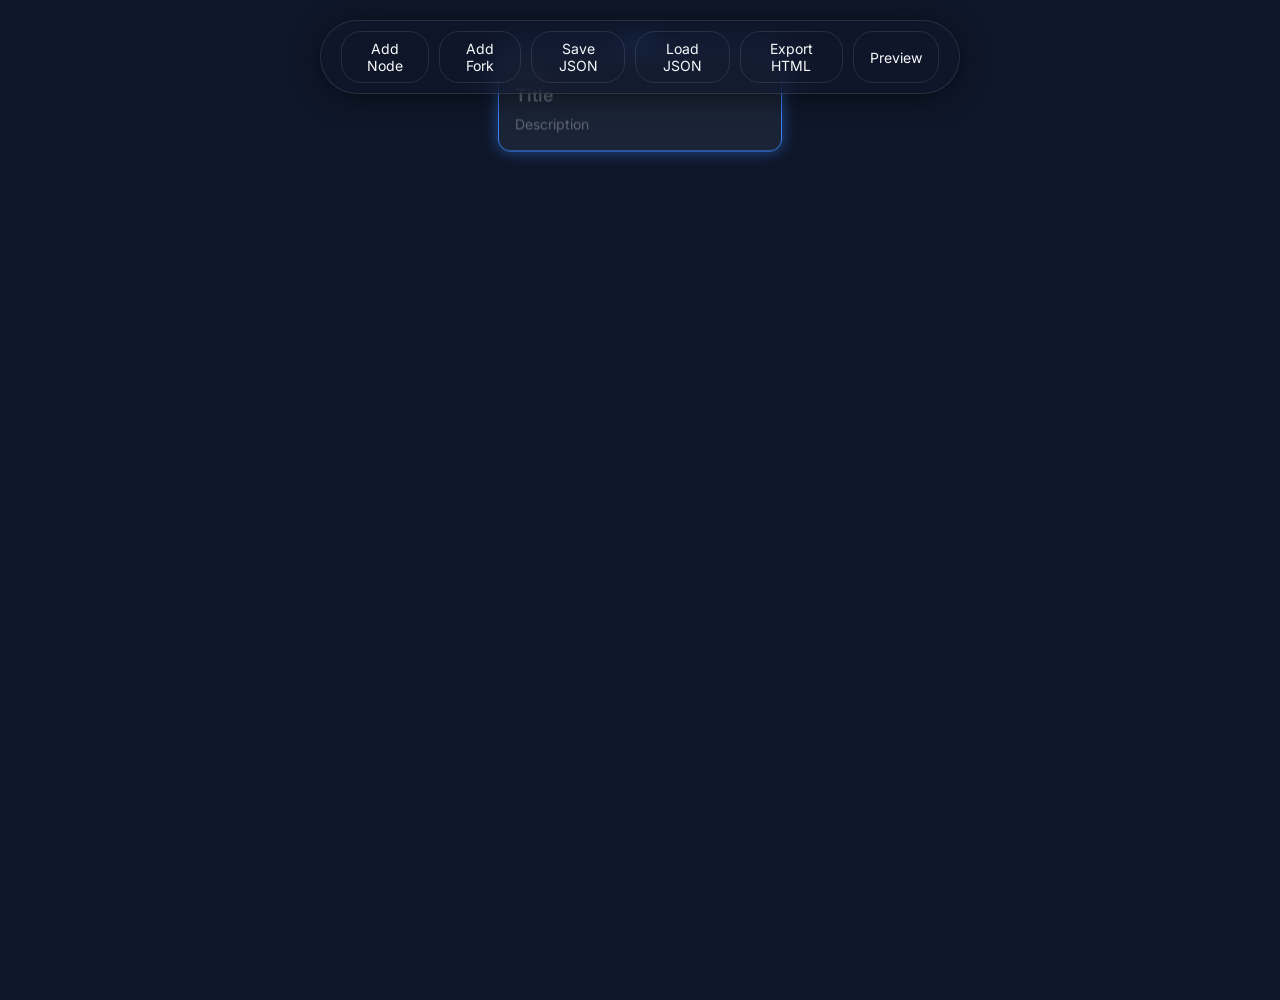
<file: timeline.html>
<!DOCTYPE html>
<html lang="en">
<head>
    <meta charset="UTF-8">
    <meta name="viewport" content="width=device-width, initial-scale=1.0">
    <title>Timeline Builder</title>
    <link rel="stylesheet" href="timeline.css">
    <link href="https://fonts.googleapis.com/css2?family=Inter:wght@400;600&display=swap" rel="stylesheet">
</head>
<body>
    <div id="toolbar" class="toolbar glass">
        <button id="btn-add-node">Add Node</button>
        <button id="btn-add-fork">Add Fork</button>
        <button id="btn-save-json">Save JSON</button>
        <button id="btn-load-json">Load JSON</button>
        <button id="btn-export-html">Export HTML</button>
        <button id="btn-preview">Preview</button>
        <input type="file" id="file-input" style="display: none;" accept=".json">
    </div>

    <svg id="timeline-svg">
        <path id="timeline-path" d="" />
    </svg>

    <div id="timeline-container">
        <!-- Nodes will be injected here -->
    </div>

    <script src="timeline.js"></script>
</body>
</html>
</file>
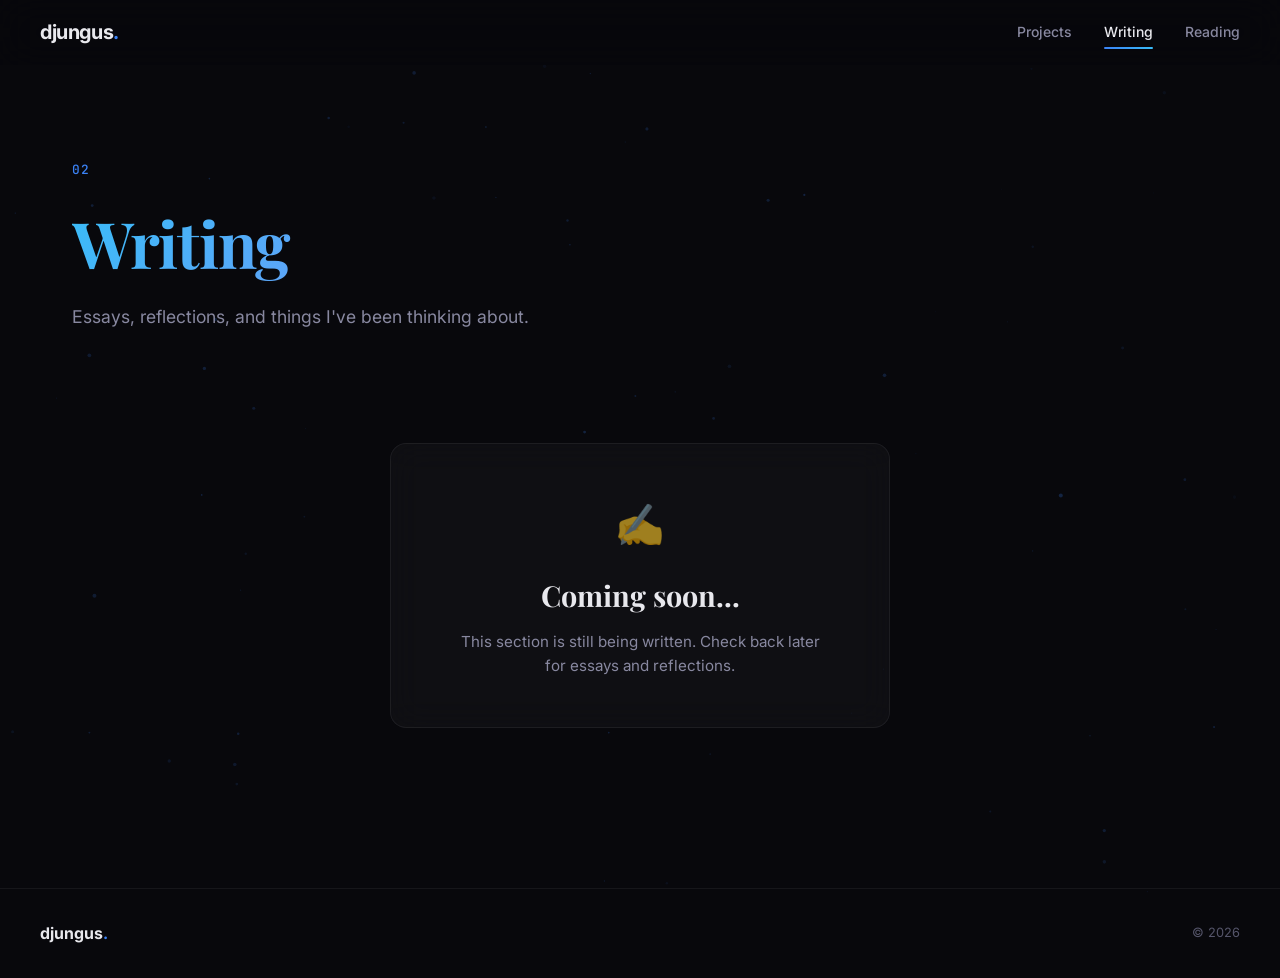
<file: writing.html>
<!DOCTYPE html>
<html lang="en">
<head>
  <meta charset="UTF-8">
  <meta name="viewport" content="width=device-width, initial-scale=1.0">
  <title>Writing - djungus</title>
  <meta name="description" content="Writing and essays by Daniel.">
  <link rel="preconnect" href="https://fonts.googleapis.com">
  <link rel="preconnect" href="https://fonts.gstatic.com" crossorigin>
  <link href="https://fonts.googleapis.com/css2?family=Inter:wght@300;400;500;600;700;800&family=JetBrains+Mono:wght@400;500&family=Playfair+Display:wght@600;700&display=swap" rel="stylesheet">
  <link rel="stylesheet" href="style.css">
  <style>
    .writing-hero {
      position: relative; z-index: 1;
      padding: 10rem 2rem 3rem;
      max-width: 1200px; margin: 0 auto;
      animation: fadeInUp 0.6s ease both;
    }
    .writing-title {
      font-family: 'Playfair Display', serif;
      font-size: clamp(2.5rem, 5vw, 4rem);
      font-weight: 700; letter-spacing: -0.02em;
      margin-bottom: 0.5rem;
      background: linear-gradient(135deg, #38bdf8, #818cf8, #c084fc);
      -webkit-background-clip: text; -webkit-text-fill-color: transparent;
      background-clip: text;
    }
    .writing-subtitle { font-size: 1.1rem; color: var(--text-secondary); max-width: 500px; }
    .coming-soon-section {
      position: relative; z-index: 1;
      padding: 4rem 2rem 10rem;
      max-width: 1200px; margin: 0 auto;
      display: flex; justify-content: center;
    }
    .coming-soon-card {
      background: rgba(255,255,255,0.03);
      backdrop-filter: blur(16px); -webkit-backdrop-filter: blur(16px);
      border: 1px solid rgba(255,255,255,0.06);
      border-radius: 16px;
      padding: 3rem 4rem;
      text-align: center;
      max-width: 500px; width: 100%;
      animation: fadeInUp 0.6s ease 0.3s both;
    }
    .coming-soon-card h2 {
      font-family: 'Playfair Display', serif;
      font-size: 1.8rem; font-weight: 700;
      margin-bottom: 0.75rem;
      color: var(--text-primary);
    }
    .coming-soon-card p {
      font-size: 0.95rem;
      color: var(--text-secondary);
      line-height: 1.6;
    }
    .coming-soon-icon {
      font-size: 2.5rem;
      margin-bottom: 1rem;
      display: block;
      opacity: 0.6;
    }
  </style>
</head>
<body>
  <canvas id="bg-canvas"></canvas>

  <nav id="navbar">
    <div class="nav-inner">
      <a href="index.html" class="nav-logo">djungus<span class="logo-dot">.</span></a>
      <div class="nav-links">
        <a href="projects.html" class="nav-link">Projects</a>
        <a href="writing.html" class="nav-link active">Writing</a>
        <a href="reading.html" class="nav-link">Reading</a>
      </div>
      <button id="nav-toggle" class="nav-toggle" aria-label="Toggle navigation">
        <span></span><span></span><span></span>
      </button>
    </div>
    <div class="mobile-menu" id="mobile-menu">
      <a href="projects.html" class="mobile-link">Projects</a>
      <a href="writing.html" class="mobile-link">Writing</a>
      <a href="reading.html" class="mobile-link">Reading</a>
    </div>
  </nav>

  <header class="writing-hero">
    <span class="section-tag">02</span>
    <h1 class="writing-title">Writing</h1>
    <p class="writing-subtitle">Essays, reflections, and things I've been thinking about.</p>
  </header>

  <section class="coming-soon-section">
    <div class="coming-soon-card">
      <span class="coming-soon-icon">✍️</span>
      <h2>Coming soon...</h2>
      <p>This section is still being written. Check back later for essays and reflections.</p>
    </div>
  </section>

  <footer class="footer">
    <div class="footer-inner">
      <span class="footer-logo">djungus<span class="logo-dot">.</span></span>
      <span class="footer-copy">&copy; 2026</span>
    </div>
  </footer>

  <script src="script.js"></script>
</body>
</html>
</file>
<file: style.css>
/* ========== RESET & BASE ========== */
*, *::before, *::after { margin: 0; padding: 0; box-sizing: border-box; }

:root {
  --bg-primary: #08080c;
  --bg-secondary: #0e0e14;
  --bg-card: rgba(255,255,255,0.03);
  --bg-card-hover: rgba(255,255,255,0.06);
  --border: rgba(255,255,255,0.06);
  --border-hover: rgba(255,255,255,0.12);
  --text-primary: #e8e8ed;
  --text-secondary: #8888a0;
  --text-muted: #55556a;
  --accent-1: #3b82f6;
  --accent-2: #60a5fa;
  --accent-3: #38bdf8;
  --gradient: linear-gradient(135deg, var(--accent-1), var(--accent-3));
  --radius: 16px;
  --radius-sm: 10px;
  --transition: 0.3s cubic-bezier(0.4, 0, 0.2, 1);
  --font: 'Inter', -apple-system, BlinkMacSystemFont, sans-serif;
  --mono: 'JetBrains Mono', monospace;
}

html { scroll-behavior: smooth; scrollbar-width: thin; scrollbar-color: var(--accent-1) transparent; }
body { font-family: var(--font); background: var(--bg-primary); color: var(--text-primary); line-height: 1.6; overflow-x: hidden; }

::selection { background: var(--accent-1); color: #fff; }
::-webkit-scrollbar { width: 6px; }
::-webkit-scrollbar-track { background: transparent; }
::-webkit-scrollbar-thumb { background: var(--accent-1); border-radius: 3px; }

a { color: inherit; text-decoration: none; }

/* ========== BACKGROUND CANVAS ========== */
#bg-canvas { position: fixed; top: 0; left: 0; width: 100%; height: 100%; z-index: 0; pointer-events: none; opacity: 0.4; }

/* ========== NAVIGATION ========== */
#navbar {
  position: fixed; top: 0; left: 0; right: 0; z-index: 100;
  padding: 0 2rem;
  background: rgba(8,8,12,0.6);
  backdrop-filter: blur(20px); -webkit-backdrop-filter: blur(20px);
  border-bottom: 1px solid transparent;
  transition: var(--transition);
}
#navbar.scrolled { border-bottom-color: var(--border); background: rgba(8,8,12,0.85); }

.nav-inner { max-width: 1200px; margin: 0 auto; display: flex; align-items: center; justify-content: space-between; height: 64px; }

.nav-logo { font-size: 1.25rem; font-weight: 700; letter-spacing: -0.02em; transition: var(--transition); }
.nav-logo:hover { opacity: 0.8; }
.logo-dot { color: var(--accent-1); }

.nav-links { display: flex; gap: 2rem; }
.nav-link {
  font-size: 0.875rem; font-weight: 500; color: var(--text-secondary);
  transition: var(--transition); position: relative; padding: 0.25rem 0;
}
.nav-link::after {
  content: ''; position: absolute; bottom: -2px; left: 0; width: 0; height: 2px;
  background: var(--gradient); border-radius: 1px; transition: width 0.3s ease;
}
.nav-link:hover, .nav-link.active { color: var(--text-primary); }
.nav-link:hover::after, .nav-link.active::after { width: 100%; }

.nav-toggle { display: none; background: none; border: none; cursor: pointer; padding: 0.5rem; flex-direction: column; gap: 5px; }
.nav-toggle span { display: block; width: 22px; height: 2px; background: var(--text-primary); border-radius: 2px; transition: var(--transition); }

.mobile-menu {
  display: none; flex-direction: column; gap: 0; padding: 0.5rem 0 1rem;
  border-top: 1px solid var(--border); max-height: 0; overflow: hidden; transition: max-height 0.3s ease;
}
.mobile-menu.open { max-height: 300px; }
.mobile-link { padding: 0.75rem 0; font-size: 0.95rem; color: var(--text-secondary); transition: var(--transition); }
.mobile-link:hover { color: var(--text-primary); }

@media (max-width: 768px) {
  .nav-links { display: none; }
  .nav-toggle { display: flex; }
  .mobile-menu { display: flex; }
}

/* ========== SECTIONS ========== */
.section { position: relative; z-index: 1; padding: 8rem 2rem; min-height: 100vh; display: flex; align-items: center; justify-content: center; }
.section-alt { background: var(--bg-secondary); }
.section-inner { max-width: 1200px; width: 100%; margin: 0 auto; }

.section-header { margin-bottom: 4rem; }
.section-tag { font-family: var(--mono); font-size: 0.8rem; font-weight: 500; color: var(--accent-1); letter-spacing: 0.1em; display: block; margin-bottom: 0.75rem; }
.section-title { font-size: clamp(2rem, 4vw, 3rem); font-weight: 800; letter-spacing: -0.03em; margin-bottom: 0.75rem; }
.section-subtitle { font-size: 1.1rem; color: var(--text-secondary); max-width: 500px; }

/* ========== HERO ========== */
.hero-section { flex-direction: column; padding-top: 10rem; }

/* Side-by-side layout: text left, cards right */
.hero-layout {
  display: flex;
  flex-direction: row;
  align-items: center;
  justify-content: space-between;
  gap: 4rem;
  max-width: 1200px;
  width: 100%;
}
.hero-content { flex: 0 1 520px; max-width: 520px; }

.hero-title {
  font-size: clamp(2.5rem, 6vw, 4.5rem); font-weight: 800;
  line-height: 1.1; letter-spacing: -0.04em; margin-bottom: 1.5rem;
}
.title-line { display: block; animation: fadeInUp 0.6s ease both; }
.title-line:nth-child(1) { animation-delay: 0.1s; }
.title-line:nth-child(2) { animation-delay: 0.2s; }

.gradient-text { background: var(--gradient); -webkit-background-clip: text; -webkit-text-fill-color: transparent; background-clip: text; }

.hero-subtitle { font-size: 1.2rem; color: var(--text-secondary); max-width: 460px; line-height: 1.7; margin-bottom: 2.5rem; animation: fadeInUp 0.6s ease 0.3s both; }

.hero-cta { display: flex; gap: 1rem; margin-bottom: 4rem; animation: fadeInUp 0.6s ease 0.4s both; flex-wrap: wrap; }

/* Buttons */
.btn {
  display: inline-flex; align-items: center; gap: 0.5rem;
  padding: 0.85rem 1.75rem; border-radius: var(--radius-sm);
  font-size: 0.95rem; font-weight: 600; font-family: var(--font);
  transition: var(--transition); cursor: pointer; border: none;
}
.btn-primary {
  background: var(--gradient); color: #fff;
  box-shadow: 0 4px 24px rgba(59,130,246,0.3);
}
.btn-primary:hover { transform: translateY(-2px); box-shadow: 0 8px 32px rgba(59,130,246,0.4); }
.btn-ghost {
  background: transparent; color: var(--text-primary);
  border: 1px solid var(--border-hover);
}
.btn-ghost:hover { border-color: var(--accent-1); color: var(--accent-2); }

/* Stats */
.hero-stats {
  display: flex; align-items: center; gap: 2.5rem;
  animation: fadeInUp 0.6s ease 0.5s both;
}
.stat-number { font-size: 2rem; font-weight: 800; display: block; background: var(--gradient); -webkit-background-clip: text; -webkit-text-fill-color: transparent; background-clip: text; }
.stat-label { font-size: 0.8rem; color: var(--text-muted); text-transform: uppercase; letter-spacing: 0.1em; }
.stat-divider { width: 1px; height: 40px; background: var(--border); }

/* Scroll indicator */
.scroll-indicator {
  position: absolute; bottom: 2rem; left: 50%; transform: translateX(-50%);
  display: flex; flex-direction: column; align-items: center; gap: 0.5rem;
  color: var(--text-muted); font-size: 0.7rem; letter-spacing: 0.15em; text-transform: uppercase;
  animation: fadeInUp 0.6s ease 0.7s both;
}
.scroll-line { width: 1px; height: 40px; background: linear-gradient(to bottom, var(--accent-1), transparent); animation: scrollPulse 2s ease infinite; }

/* ========== LANDING NAVIGATION CARDS ========== */
.landing-cards {
  display: flex; flex-direction: column; gap: 1rem;
  max-width: 460px; flex: 1;
  animation: fadeInUp 0.6s ease 0.5s both;
}

.landing-card {
  display: flex; align-items: center; gap: 1.25rem;
  padding: 1.25rem 1.5rem;
  background: var(--bg-card);
  border: 1px solid var(--border);
  border-radius: var(--radius);
  transition: var(--transition);
  cursor: pointer;
  text-decoration: none;
  color: inherit;
}
.landing-card:hover {
  background: var(--bg-card-hover);
  border-color: var(--border-hover);
  transform: translateX(6px);
}
.landing-card:hover .landing-card-icon { color: var(--accent-2); }
.landing-card:hover .landing-card-arrow { opacity: 1; transform: translateX(4px); }

.landing-card-icon {
  flex-shrink: 0;
  width: 48px; height: 48px;
  display: flex; align-items: center; justify-content: center;
  border-radius: 12px;
  background: rgba(59, 130, 246, 0.08);
  color: var(--text-muted);
  transition: var(--transition);
}

.landing-card-text { flex: 1; min-width: 0; }
.landing-card-text h3 {
  font-size: 1rem; font-weight: 700;
  margin-bottom: 0.2rem;
}
.landing-card-text p {
  font-size: 0.85rem; color: var(--text-secondary);
  line-height: 1.4;
}

.landing-card-arrow {
  flex-shrink: 0;
  color: var(--text-muted);
  opacity: 0;
  transition: var(--transition);
}

/* ========== FOOTER ========== */
.footer { position: relative; z-index: 1; padding: 2rem; border-top: 1px solid var(--border); }
.footer-inner { max-width: 1200px; margin: 0 auto; display: flex; align-items: center; justify-content: space-between; }
.footer-logo { font-size: 1rem; font-weight: 700; }
.footer-copy { font-size: 0.8rem; color: var(--text-muted); }

/* ========== ANIMATIONS ========== */
@keyframes fadeInUp { from { opacity: 0; transform: translateY(20px); } to { opacity: 1; transform: translateY(0); } }
@keyframes pulse { 0%, 100% { opacity: 1; } 50% { opacity: 0.4; } }
@keyframes scrollPulse { 0%, 100% { opacity: 1; transform: scaleY(1); } 50% { opacity: 0.4; transform: scaleY(0.6); } }

/* Scroll reveal */
.reveal { opacity: 0; transform: translateY(30px); transition: opacity 0.6s ease, transform 0.6s ease; }
.reveal.visible { opacity: 1; transform: translateY(0); }

/* ========== RESPONSIVE ========== */
@media (max-width: 768px) {
  .section { padding: 5rem 1.25rem; }
  .hero-section { padding-top: 7rem; }
  .hero-layout { flex-direction: column; gap: 2.5rem; }
  .landing-cards { max-width: 100%; }
  .footer-inner { flex-direction: column; gap: 0.5rem; text-align: center; }
  .scroll-indicator { display: none; }
}

@media (max-width: 480px) {
  #navbar { padding: 0 1rem; }
  .hero-title { font-size: 2rem; }
  .hero-subtitle { font-size: 1rem; }
  .section-title { font-size: 1.75rem; }
}
</file>
<file: code.css>
/* ========== CODE PAGE HERO ========== */
.code-hero {
  position: relative; z-index: 1;
  padding: 10rem 2rem 3rem;
  max-width: 1200px; margin: 0 auto;
  animation: fadeInUp 0.6s ease both;
}
.code-title {
  font-family: 'Playfair Display', serif;
  font-size: clamp(2.5rem, 5vw, 4rem);
  font-weight: 700; letter-spacing: -0.02em;
  margin-bottom: 0.5rem;
  background: linear-gradient(135deg, #38bdf8, #7c5cfc, #c084fc);
  -webkit-background-clip: text; -webkit-text-fill-color: transparent;
  background-clip: text;
}
.code-subtitle { font-size: 1.1rem; color: var(--text-secondary); max-width: 500px; }

/* ========== CODE MAIN ========== */
.code-main {
  position: relative; z-index: 1;
  padding: 2rem 2rem 6rem;
  max-width: 1200px; margin: 0 auto;
}

/* ========== CODE CARDS ========== */
.code-projects { display: grid; grid-template-columns: repeat(auto-fill, minmax(340px, 1fr)); gap: 1.5rem; }

.code-card {
  background: var(--bg-card); border: 1px solid var(--border);
  border-radius: var(--radius); padding: 1.5rem;
  transition: var(--transition); display: flex; flex-direction: column;
}
.code-card:hover { border-color: var(--border-hover); transform: translateY(-4px); background: var(--bg-card-hover); }

.code-card-header { display: flex; align-items: center; justify-content: space-between; margin-bottom: 1rem; color: var(--text-muted); }
.lang-badge { font-size: 0.75rem; font-family: var(--mono); padding: 0.2rem 0.6rem; border-radius: var(--radius-sm); background: rgba(255,255,255,0.04); color: var(--text-secondary); }

.code-card-title { font-size: 1.1rem; font-weight: 700; color: var(--accent-2); margin-bottom: 0.5rem; }
.code-card-desc { font-size: 0.9rem; color: var(--text-secondary); line-height: 1.6; flex: 1; margin-bottom: 1.25rem; }

.code-card-footer { display: flex; align-items: center; justify-content: space-between; flex-wrap: wrap; gap: 0.5rem; }
.code-card-stats { display: flex; gap: 1rem; }
.code-stat { display: flex; align-items: center; gap: 0.4rem; font-size: 0.8rem; color: var(--text-muted); }
.lang-dot { width: 10px; height: 10px; border-radius: 50%; background: var(--text-muted); }
.code-card-link { font-size: 0.8rem; color: var(--accent-1); font-weight: 600; transition: var(--transition); }
.code-card-link:hover { color: var(--accent-2); }

/* ========== RESPONSIVE ========== */
@media (max-width: 768px) {
  .code-projects { grid-template-columns: 1fr; }
}
</file>
<file: timeline.css>
:root {
    --bg-color: #0f172a;
    --text-color: #f8fafc;
    --primary: #3b82f6;
    --node-bg: rgba(30, 41, 59, 0.8);
    --node-border: rgba(255, 255, 255, 0.1);
    --path-color: #60a5fa;
    --glass-bg: rgba(15, 23, 42, 0.6);
    --glass-border: rgba(255, 255, 255, 0.1);
}

body {
    margin: 0;
    padding: 0;
    background-color: var(--bg-color);
    color: var(--text-color);
    font-family: 'Inter', sans-serif;
    overflow-x: hidden;
    min-height: 100vh;
    transition: background-color 0.5s ease;
}

.glass {
    background: var(--glass-bg);
    backdrop-filter: blur(12px);
    -webkit-backdrop-filter: blur(12px);
    border: 1px solid var(--glass-border);
}

.toolbar {
    position: fixed;
    top: 20px;
    left: 50%;
    transform: translateX(-50%);
    display: flex;
    gap: 10px;
    padding: 10px 20px;
    border-radius: 50px;
    z-index: 1000;
    box-shadow: 0 4px 30px rgba(0, 0, 0, 0.5);
}

.toolbar button {
    background: transparent;
    color: var(--text-color);
    border: 1px solid var(--glass-border);
    padding: 8px 16px;
    border-radius: 20px;
    cursor: pointer;
    font-family: 'Inter', sans-serif;
    font-size: 14px;
    transition: all 0.2s ease;
}

.toolbar button:hover {
    background: rgba(255, 255, 255, 0.1);
    border-color: rgba(255, 255, 255, 0.3);
}

#timeline-svg {
    position: absolute;
    top: 0;
    left: 0;
    width: 100%;
    height: 100%;
    pointer-events: none;
    z-index: 1;
}

#timeline-path {
    fill: none;
    stroke: var(--path-color);
    stroke-width: 4;
    stroke-linecap: round;
    stroke-linejoin: round;
    filter: drop-shadow(0 0 8px rgba(96, 165, 250, 0.6));
    transition: stroke-dashoffset 0.1s;
}

#timeline-container {
    position: absolute;
    top: 0;
    left: 0;
    width: 100%;
    height: 100%;
    z-index: 2;
}

.node {
    position: absolute;
    width: 250px;
    background: var(--node-bg);
    border: 1px solid var(--node-border);
    border-radius: 12px;
    padding: 16px;
    box-shadow: 0 4px 20px rgba(0, 0, 0, 0.3);
    backdrop-filter: blur(8px);
    transform: translate(-50%, -50%);
    transition: box-shadow 0.2s ease, border-color 0.2s ease;
}

.node.selected {
    border-color: var(--primary);
    box-shadow: 0 0 15px rgba(59, 130, 246, 0.5);
}

.node:hover {
    border-color: rgba(255, 255, 255, 0.3);
}

.node-year {
    font-size: 12px;
    color: var(--primary);
    font-weight: 600;
    margin-bottom: 4px;
    outline: none;
    min-height: 1em;
}

.node-title {
    font-size: 18px;
    font-weight: 600;
    margin: 0 0 8px 0;
    outline: none;
    min-height: 1em;
}

.node-desc {
    font-size: 14px;
    color: #94a3b8;
    margin: 0;
    outline: none;
    line-height: 1.5;
    min-height: 1em;
}

[contenteditable="true"]:empty:before {
    content: attr(data-placeholder);
    color: rgba(255,255,255,0.3);
    pointer-events: none;
    display: block;
}

/* Drag Handle */
.drag-handle {
    position: absolute;
    top: -12px;
    left: 50%;
    transform: translateX(-50%);
    background: var(--primary);
    width: 32px;
    height: 8px;
    border-radius: 4px;
    cursor: ns-resize;
    opacity: 0.5;
    transition: opacity 0.2s ease;
}

.node:hover .drag-handle {
    opacity: 1;
}

.node[data-axis="angle"] .drag-handle {
    cursor: all-scroll;
}

.node-delete {
    position: absolute;
    top: -10px;
    right: -10px;
    background: #ef4444;
    color: white;
    border: none;
    border-radius: 50%;
    width: 24px;
    height: 24px;
    cursor: pointer;
    display: none;
    align-items: center;
    justify-content: center;
    font-size: 12px;
    line-height: 1;
    z-index: 10;
}

.node:hover .node-delete {
    display: flex;
}

.preview-mode .toolbar {
    display: none;
}

.preview-mode .drag-handle,
.preview-mode .node-delete {
    display: none !important;
}

.preview-mode .node {
    box-shadow: none;
    border-color: var(--node-border);
}

.preview-mode .node.selected {
    border-color: var(--node-border);
    box-shadow: none;
}
</file>
<file: projects.css>
/* ========== PROJECTS PAGE HERO ========== */
.projects-hero {
  position: relative; z-index: 1;
  padding: 10rem 2rem 3rem;
  max-width: 1200px; margin: 0 auto;
  animation: fadeInUp 0.6s ease both;
}
.projects-title {
  font-family: 'Playfair Display', serif;
  font-size: clamp(2.5rem, 5vw, 4rem);
  font-weight: 700; letter-spacing: -0.02em;
  margin-bottom: 0.5rem;
  background: linear-gradient(135deg, #f5c542, #e85d4a, #c084fc);
  -webkit-background-clip: text; -webkit-text-fill-color: transparent;
  background-clip: text;
}
.projects-subtitle { font-size: 1.1rem; color: var(--text-secondary); max-width: 500px; }

/* ========== PROJECTS MAIN ========== */
.projects-main {
  position: relative; z-index: 1;
  padding: 2rem 2rem 6rem;
  max-width: 1200px; margin: 0 auto;
}

/* ========== PROJECT CARDS GRID ========== */
.projects-grid { display: grid; grid-template-columns: repeat(auto-fill, minmax(340px, 1fr)); gap: 1.5rem; }

.project-card {
  background: var(--bg-card); border: 1px solid var(--border);
  border-radius: var(--radius); overflow: hidden;
  transition: var(--transition); cursor: pointer;
}
.project-card:hover { background: var(--bg-card-hover); border-color: var(--border-hover); transform: translateY(-4px); }

.card-image { height: 200px; background: var(--bg-secondary); display: flex; align-items: center; justify-content: center; overflow: hidden; }
.card-image-placeholder { color: var(--text-muted); opacity: 0.4; }

/* TrainOfThought featured image */
.card-image-featured {
  width: 100%; height: 100%;
  display: flex; align-items: center; justify-content: center;
  background: linear-gradient(135deg, #0f0c29 0%, #302b63 50%, #24243e 100%);
  position: relative;
  overflow: hidden;
}
.card-image-featured::before {
  content: '🚂💭';
  font-size: 3rem;
  filter: grayscale(0.2);
  animation: float 3s ease-in-out infinite;
}
.card-image-featured::after {
  content: '';
  position: absolute;
  inset: 0;
  background: radial-gradient(ellipse at 30% 50%, rgba(124, 92, 252, 0.15), transparent 70%);
}
@keyframes float {
  0%, 100% { transform: translateY(0); }
  50% { transform: translateY(-8px); }
}
.tape-x {
  position: absolute;
  inset: 0;
  z-index: 10;
  background: 
    linear-gradient(45deg, transparent 47%, rgba(220, 38, 38, 0.85) 47%, rgba(220, 38, 38, 0.85) 53%, transparent 53%),
    linear-gradient(-45deg, transparent 47%, rgba(220, 38, 38, 0.85) 47%, rgba(220, 38, 38, 0.85) 53%, transparent 53%);
  pointer-events: none;
}

/* djungus.github.io card image */
.card-image-site {
  width: 100%; height: 100%;
  display: flex; align-items: center; justify-content: center;
  background: linear-gradient(135deg, #0c1220 0%, #1e293b 50%, #0f172a 100%);
  position: relative;
  overflow: hidden;
}
.card-image-site::before {
  content: '🌐';
  font-size: 3rem;
  animation: float 3s ease-in-out infinite;
}
.card-image-site::after {
  content: '';
  position: absolute;
  inset: 0;
  background: radial-gradient(ellipse at 50% 50%, rgba(59, 130, 246, 0.12), transparent 70%);
}

/* My Journey card image */
.card-image-journey {
  width: 100%; height: 100%;
  display: flex; align-items: center; justify-content: center;
  background: linear-gradient(135deg, #1a0a2e 0%, #2d1b4e 40%, #0f1b3d 100%);
  position: relative;
  overflow: hidden;
}
.card-image-journey::before {
  content: '🗺️✨';
  font-size: 3rem;
  animation: float 3.5s ease-in-out infinite;
}
.card-image-journey::after {
  content: '';
  position: absolute;
  inset: 0;
  background: radial-gradient(ellipse at 60% 40%, rgba(244, 63, 94, 0.12), transparent 60%),
              radial-gradient(ellipse at 30% 70%, rgba(56, 189, 248, 0.08), transparent 50%);
}

.card-content { padding: 1.5rem; }
.card-tags { display: flex; gap: 0.5rem; margin-bottom: 0.75rem; flex-wrap: wrap; }
.tag { font-size: 0.7rem; font-weight: 600; padding: 0.25rem 0.75rem; border-radius: 999px; background: rgba(59,130,246,0.1); color: var(--accent-2); letter-spacing: 0.03em; }
.tag-python { background: rgba(55, 118, 171, 0.15); color: #5ba0d0; }
.tag-ai { background: rgba(251, 191, 36, 0.12); color: #fbbf24; }
.tag-actions { background: rgba(74, 222, 128, 0.12); color: #4ade80; }
.tag-interactive { background: rgba(244, 63, 94, 0.12); color: #fb7185; }
.tag-svg { background: rgba(56, 189, 248, 0.12); color: #38bdf8; }
.tag-html { background: rgba(241, 224, 90, 0.12); color: #f1e05a; }
.tag-shutdown { background: rgba(239, 68, 68, 0.15); color: #ef4444; border: 1px solid rgba(239, 68, 68, 0.3); }

.card-title { font-size: 1.15rem; font-weight: 700; margin-bottom: 0.5rem; }
.card-description { font-size: 0.9rem; color: var(--text-secondary); line-height: 1.6; margin-bottom: 1rem; }
.card-footer { display: flex; align-items: center; justify-content: space-between; }
.card-date { font-size: 0.8rem; color: var(--text-muted); font-family: var(--mono); }
.card-link {
  display: inline-flex; align-items: center; gap: 0.35rem;
  font-size: 0.85rem; font-weight: 600; color: var(--accent-2);
  transition: var(--transition);
}
.card-link:hover { gap: 0.6rem; }

/* Add card */
.add-card { border-style: dashed; display: flex; align-items: center; justify-content: center; min-height: 300px; }
.add-card-inner { display: flex; flex-direction: column; align-items: center; gap: 0.75rem; color: var(--text-muted); transition: var(--transition); }
.add-card:hover .add-card-inner { color: var(--accent-2); }

/* ========== RESPONSIVE ========== */
@media (max-width: 768px) {
  .projects-grid { grid-template-columns: 1fr; }
}
</file>
<file: reading.css>
/* ========== READING PAGE ========== */

body.reading-page {
  background: linear-gradient(135deg, #4e342e 0%, #3e2723 50%, #1a100b 100%);
}
body.reading-page #bg-canvas {
  opacity: 0.15;
}

.reading-hero {
  position: relative; z-index: 1;
  padding: 10rem 2rem 3rem;
  max-width: 1200px; margin: 0 auto;
  animation: fadeInUp 0.6s ease both;
  display: flex;
  justify-content: space-between;
  align-items: flex-end;
  flex-wrap: wrap;
  gap: 2rem;
}
.hero-content {
  flex: 1;
  min-width: 300px;
}
.reading-title {
  font-family: 'Playfair Display', serif;
  font-size: clamp(2.5rem, 5vw, 4rem);
  font-weight: 700; letter-spacing: -0.02em;
  margin-bottom: 0.5rem;
  background: linear-gradient(135deg, #f5c542, #e85d4a, #c084fc);
  -webkit-background-clip: text; -webkit-text-fill-color: transparent;
  background-clip: text;
}
.reading-subtitle { font-size: 1.1rem; color: var(--text-secondary); max-width: 500px; }

/* ========== LEGEND WHEEL ========== */
.legend-wheel-container {
  display: flex;
  align-items: center;
  gap: 1.5rem;
  background: linear-gradient(135deg, #5d4037, #3e2723);
  padding: 1.25rem 1.5rem;
  border-radius: 4px;
  border: 3px solid #291b15;
  box-shadow: inset 0 0 15px rgba(0,0,0,0.6), 0 10px 25px rgba(0,0,0,0.4);
  animation: swing 6s ease-in-out infinite alternate, fadeInUp 0.6s ease both;
  animation-delay: 0s, 0.2s;
  transform-origin: top center;
  position: relative;
  margin-top: 3rem;
}
.legend-wheel-container::before, .legend-wheel-container::after {
  content: '';
  position: absolute;
  top: -3rem;
  width: 6px;
  height: 3rem;
  background: #a1887f;
  border-left: 1px dashed #4e342e;
  border-right: 1px dashed #4e342e;
}
.legend-wheel-container::before { left: 15%; }
.legend-wheel-container::after { right: 15%; }

@keyframes swing {
  0% { transform: rotate(-2deg); }
  100% { transform: rotate(2deg); }
}
.color-wheel {
  width: 50px;
  height: 50px;
  border-radius: 50%;
  background: conic-gradient(
    #6b46c1 0deg 60deg,    /* Psych (Purple) */
    #38a169 60deg 120deg,  /* Memoirs (Green) */
    #ed8936 120deg 180deg, /* Short Stories (Orange) */
    #ecc94b 180deg 240deg, /* Fiction (Yellow) */
    #e53e3e 240deg 300deg, /* Poetry (Red) */
    #f7fafc 300deg 360deg  /* SciFi (White) */
  );
  box-shadow: 0 4px 12px rgba(0,0,0,0.3);
  border: 2px solid rgba(255, 255, 255, 0.1);
  flex-shrink: 0;
}
.wheel-legend {
  display: grid;
  grid-template-columns: 1fr 1fr;
  gap: 0.5rem 1rem;
}
.legend-item {
  display: flex; align-items: center; gap: 0.5rem;
  font-size: 0.8rem; font-weight: 500;
  color: #e2e8f0;
}
.color-dot { width: 10px; height: 10px; border-radius: 50%; display: inline-block; box-shadow: inset 0 2px 4px rgba(0,0,0,0.4); }

/* ========== ROOM SCENE & DUCK LAMP ========== */
.duck-lamp {
  position: relative;
  align-self: flex-end;
  margin-left: auto; /* Push it to the far right of the shelf */
  margin-bottom: 2px;
}
.duck-body {
  width: 50px;
  height: 25px;
  background: #fdfbf7;
  border-radius: 25px 25px 8px 8px;
  position: relative;
  box-shadow: inset -2px -2px 6px rgba(0,0,0,0.1), 0 0 12px rgba(253, 230, 138, 0.4);
}
.duck-head {
  width: 28px;
  height: 28px;
  background: #fdfbf7;
  border-radius: 50%;
  position: absolute;
  top: -12px;
  left: -8px;
  box-shadow: inset -2px -2px 4px rgba(0,0,0,0.1);
}
.duck-beak {
  width: 14px;
  height: 8px;
  background: #fb923c;
  border-radius: 8px;
  position: absolute;
  top: 10px;
  left: -8px;
}
.duck-eye {
  width: 3px;
  height: 3px;
  background: #111;
  border-radius: 50%;
  position: absolute;
  top: 8px;
  left: 6px;
}
.duck-foot {
  width: 12px;
  height: 5px;
  background: #fb923c;
  border-radius: 5px;
  position: absolute;
  bottom: -2px;
  z-index: -1;
}
.duck-foot.left { left: 8px; transform: rotate(15deg); }
.duck-foot.right { right: 8px; transform: rotate(-15deg); }

.duck-glow {
  position: absolute;
  top: 50%;
  left: 50%;
  transform: translate(-50%, -50%);
  width: 900px;
  height: 900px;
  background: radial-gradient(circle at center, rgba(253, 230, 138, 0.15) 0%, rgba(217, 119, 6, 0.05) 30%, transparent 70%);
  pointer-events: none;
  z-index: -1;
}

.room-scene {
  position: relative;
  padding: 4rem 0 6rem;
  z-index: 1;
}
.color-dot.psych { background: #6b46c1; }
.color-dot.memoirs { background: #38a169; }
.color-dot.stories { background: #ed8936; }
.color-dot.fiction { background: #ecc94b; }
.color-dot.poetry { background: #e53e3e; }
.color-dot.scifi { background: #f7fafc; border: 1px solid #ccc; }

.reading-main {
  position: relative; z-index: 1;
  padding: 2rem 2rem 6rem;
  max-width: 1200px; margin: 0 auto;
}

.area-label {
  font-size: 1rem; font-weight: 600; color: var(--text-secondary);
  margin-bottom: 1.5rem; letter-spacing: 0.02em;
}

/* ========== BOOKSHELF ========== */

.bookshelf { margin-bottom: 5rem; }

.shelf {
  position: relative;
  margin-bottom: 1rem;
  animation: fadeInUp 0.6s ease both;
}
.shelf:nth-child(2) { animation-delay: 0.15s; }
.shelf:nth-child(3) { animation-delay: 0.3s; }

.shelf-books {
  display: flex;
  align-items: flex-end;
  gap: 6px;
  padding: 0 24px;
  min-height: 210px;
  position: relative;
  z-index: 2;
}

.shelf-board {
  height: 18px;
  background: linear-gradient(180deg, #5a3e28 0%, #3d2816 40%, #2a1c10 100%);
  border-radius: 3px 3px 0 0;
  position: relative;
  z-index: 3;
  box-shadow:
    0 4px 12px rgba(0,0,0,0.5),
    inset 0 2px 4px rgba(255,255,255,0.08);
}
.shelf-board::before {
  content: '';
  position: absolute; top: 0; left: 0; right: 0; height: 3px;
  background: linear-gradient(90deg, transparent, rgba(255,255,255,0.08), transparent);
  border-radius: 3px 3px 0 0;
}

.shelf-shadow {
  height: 20px;
  background: linear-gradient(180deg, rgba(0,0,0,0.4), transparent);
  margin-top: -2px;
}

/* ========== BOOK SPINES ========== */
.book {
  width: var(--book-width, 32px);
  height: var(--book-height, 180px);
  background: var(--book-color, #555);
  border-radius: 3px 5px 5px 3px;
  cursor: pointer;
  position: relative;
  transition: transform 0.3s ease, box-shadow 0.3s ease;
  flex-shrink: 0;
  box-shadow:
    2px 2px 6px rgba(0,0,0,0.4),
    inset -2px 0 4px rgba(0,0,0,0.2),
    inset 2px 0 4px rgba(255,255,255,0.08);
}

/* Book spine texture */
.book::before {
  content: '';
  position: absolute; left: 0; top: 0; bottom: 0; width: 4px;
  background: linear-gradient(90deg, rgba(0,0,0,0.25), transparent);
  border-radius: 3px 0 0 3px;
}

/* Tooltip for Title */
.book::after {
  content: attr(data-title);
  position: absolute;
  top: -40px;
  left: 50%;
  transform: translateX(-50%) scale(0.95);
  background: rgba(20, 20, 30, 0.95);
  border: 1px solid rgba(255, 255, 255, 0.1);
  color: #fff;
  padding: 6px 12px;
  border-radius: 6px;
  font-family: 'Inter', sans-serif;
  font-size: 0.8rem;
  font-weight: 500;
  white-space: nowrap;
  letter-spacing: 0.02em;
  opacity: 0;
  pointer-events: none;
  transition: all 0.2s cubic-bezier(0.16, 1, 0.3, 1);
  z-index: 100;
  box-shadow: 0 4px 12px rgba(0,0,0,0.4);
  backdrop-filter: blur(4px);
}

.book:hover {
  transform: translateY(-12px) !important;
  box-shadow:
    2px 12px 24px rgba(0,0,0,0.5),
    inset -2px 0 4px rgba(0,0,0,0.2),
    inset 2px 0 4px rgba(255,255,255,0.1);
  z-index: 10;
}
.book:hover::after {
  opacity: 1;
  transform: translateX(-50%) scale(1);
}

/* Leaning book (currently reading) */
.book.leaning {
  transform: rotate(-12deg) translateY(-8px);
  transform-origin: bottom left;
  margin-right: 16px;
  margin-left: 20px;
}
.book.leaning:hover {
  transform: rotate(-12deg) translateY(-20px) !important;
}

.book-status-dot {
  position: absolute; top: 8px; left: 50%; transform: translateX(-50%);
  width: 8px; height: 8px; border-radius: 50%;
  background: #4ade80;
  box-shadow: 0 0 8px rgba(74, 222, 128, 0.6);
  animation: pulse 2s ease infinite;
}

/* Spine text */
.book-spine {
  position: absolute;
  left: 0; top: 0; bottom: 0;
  width: 22px;
  background: #111;
  display: flex; flex-direction: column;
  align-items: center; justify-content: center;
  padding: 12px 0;
  writing-mode: vertical-rl;
  text-orientation: mixed;
  overflow: hidden;
  border-radius: 3px 0 0 3px;
  box-shadow: 2px 0 4px rgba(0,0,0,0.4);
}
.spine-title {
  font-size: 0.75rem;
  font-weight: 700;
  color: #fff !important;
  background: transparent;
  padding: 0;
  letter-spacing: 0.04em;
  white-space: nowrap;
  text-overflow: ellipsis;
  overflow: hidden;
  max-height: 95%;
}
.spine-author {
  display: none;
}

/* ========== DESK & TO-READ PILE ========== */
.desk-area {
  animation: fadeInUp 0.6s ease 0.4s both;
}

.desk { position: relative; padding-top: 1rem; }

.book-pile {
  display: flex;
  flex-direction: column-reverse;
  align-items: flex-start;
  gap: 3px;
  padding: 0 24px 0;
  position: relative;
  z-index: 2;
}

.pile-book {
  width: var(--pile-width, 190px);
  height: var(--pile-height, 16px);
  background: var(--pile-color, #555);
  border-radius: 2px;
  position: relative;
  cursor: pointer;
  transition: transform 0.3s ease, box-shadow 0.3s ease;
  display: flex; align-items: center;
  padding: 0 10px;
  box-shadow:
    0 2px 4px rgba(0,0,0,0.3),
    inset 0 1px 2px rgba(255,255,255,0.08),
    inset 0 -1px 2px rgba(0,0,0,0.15);
}

/* Slight offsets for realism */
.pile-book:nth-child(1) { transform: rotate(-1.5deg); }
.pile-book:nth-child(2) { transform: rotate(0.8deg) translateX(5px); }
.pile-book:nth-child(3) { transform: rotate(-0.5deg) translateX(-3px); }
.pile-book:nth-child(4) { transform: rotate(1.2deg) translateX(8px); }
.pile-book:nth-child(5) { transform: rotate(-0.3deg) translateX(2px); }

.pile-book:hover {
  transform: translateX(20px) scale(1.02) !important;
  box-shadow: 0 4px 16px rgba(0,0,0,0.4);
  z-index: 10;
}

.pile-title {
  font-size: 0.55rem;
  font-weight: 600;
  color: var(--text-color, #fff);
  white-space: nowrap;
  overflow: hidden;
  text-overflow: ellipsis;
}

.desk-surface {
  height: 20px;
  background: linear-gradient(180deg, #4a3728 0%, #3a2a1c 40%, #2a1c10 100%);
  border-radius: 3px 3px 0 0;
  position: relative;
  margin-top: 4px;
  box-shadow:
    0 4px 12px rgba(0,0,0,0.5),
    inset 0 2px 4px rgba(255,255,255,0.06);
}
.desk-surface::before {
  content: '';
  position: absolute; top: 0; left: 0; right: 0; height: 3px;
  background: linear-gradient(90deg, transparent, rgba(255,255,255,0.06), transparent);
  border-radius: 3px 3px 0 0;
}

/* ========== BOOK MODAL ========== */
.book-modal {
  position: fixed; inset: 0; z-index: 1000;
  display: flex; align-items: center; justify-content: center;
  opacity: 0; pointer-events: none;
  transition: opacity 0.3s ease;
}
.book-modal.open { opacity: 1; pointer-events: all; }

.modal-backdrop {
  position: absolute; inset: 0;
  background: rgba(0,0,0,0.7);
  backdrop-filter: blur(8px);
}

.modal-content {
  position: relative; z-index: 1;
  background: var(--bg-secondary);
  border: 1px solid var(--border-hover);
  border-radius: var(--radius);
  padding: 2.5rem;
  max-width: 480px; width: 90%;
  transform: translateY(20px) scale(0.95);
  transition: transform 0.3s ease;
  display: flex; flex-direction: column; align-items: center;
  text-align: center;
}
.book-modal.open .modal-content { transform: translateY(0) scale(1); }

.modal-close {
  position: absolute; top: 1rem; right: 1rem;
  background: none; border: none; color: var(--text-muted);
  cursor: pointer; padding: 0.5rem;
  transition: color 0.2s;
}
.modal-close:hover { color: var(--text-primary); }

.modal-book-preview {
  width: 100px; height: 150px;
  border-radius: 4px;
  margin-bottom: 1.5rem;
  box-shadow: 4px 4px 16px rgba(0,0,0,0.4);
}

.modal-tags {
  display: flex; gap: 0.5rem; flex-wrap: wrap;
  justify-content: center;
  margin-bottom: 1rem;
}
.modal-status {
  font-size: 0.7rem; font-weight: 600;
  padding: 0.25rem 0.75rem; border-radius: 999px;
  text-transform: uppercase; letter-spacing: 0.05em;
  display: inline-block;
}
.modal-status.reading { background: rgba(56,189,248,0.15); color: #38bdf8; }
.modal-status.finished { background: rgba(74,222,128,0.15); color: #4ade80; }
.modal-status.to-read { background: rgba(251,146,60,0.15); color: #fb923c; }

.modal-genre {
  font-size: 0.7rem; font-weight: 600;
  padding: 0.25rem 0.75rem; border-radius: 999px;
  text-transform: uppercase; letter-spacing: 0.05em;
  display: inline-block;
}
.genre-psychology { background: rgba(124,92,252,0.15); color: #a78bfa; }
.genre-memoir { background: rgba(251,146,60,0.15); color: #fb923c; }
.genre-memoirs { background: rgba(251,146,60,0.15); color: #fb923c; }
.genre-fiction { background: rgba(236,201,75,0.15); color: #ecc94b; }
.genre-poetry { background: rgba(244,63,94,0.15); color: #fb7185; }
.genre-scifi-fantasy { background: rgba(56,189,248,0.15); color: #38bdf8; }
.genre-short-stories { background: rgba(74,222,128,0.15); color: #4ade80; }

.modal-title {
  font-family: 'Playfair Display', serif;
  font-size: 1.5rem; font-weight: 700;
  margin-bottom: 0.25rem;
}
.modal-author { font-size: 0.9rem; color: var(--text-muted); display: block; margin-bottom: 0.75rem; }
.modal-rating { font-size: 1.1rem; margin-bottom: 1rem; color: #fbbf24; }
.modal-notes { font-size: 0.95rem; color: var(--text-secondary); line-height: 1.7; }

/* ========== RESPONSIVE ========== */
@media (max-width: 768px) {
  .reading-hero { padding: 8rem 1.25rem 2rem; }
  .reading-main { padding: 1rem 1.25rem 4rem; }
  .shelf-books { gap: 4px; padding: 0 12px; min-height: 170px; overflow-x: auto; }
  .book { --book-height: 150px !important; }
  .pile-book { --pile-width: 160px !important; }
  .modal-content { padding: 1.5rem; }
}
</file>
